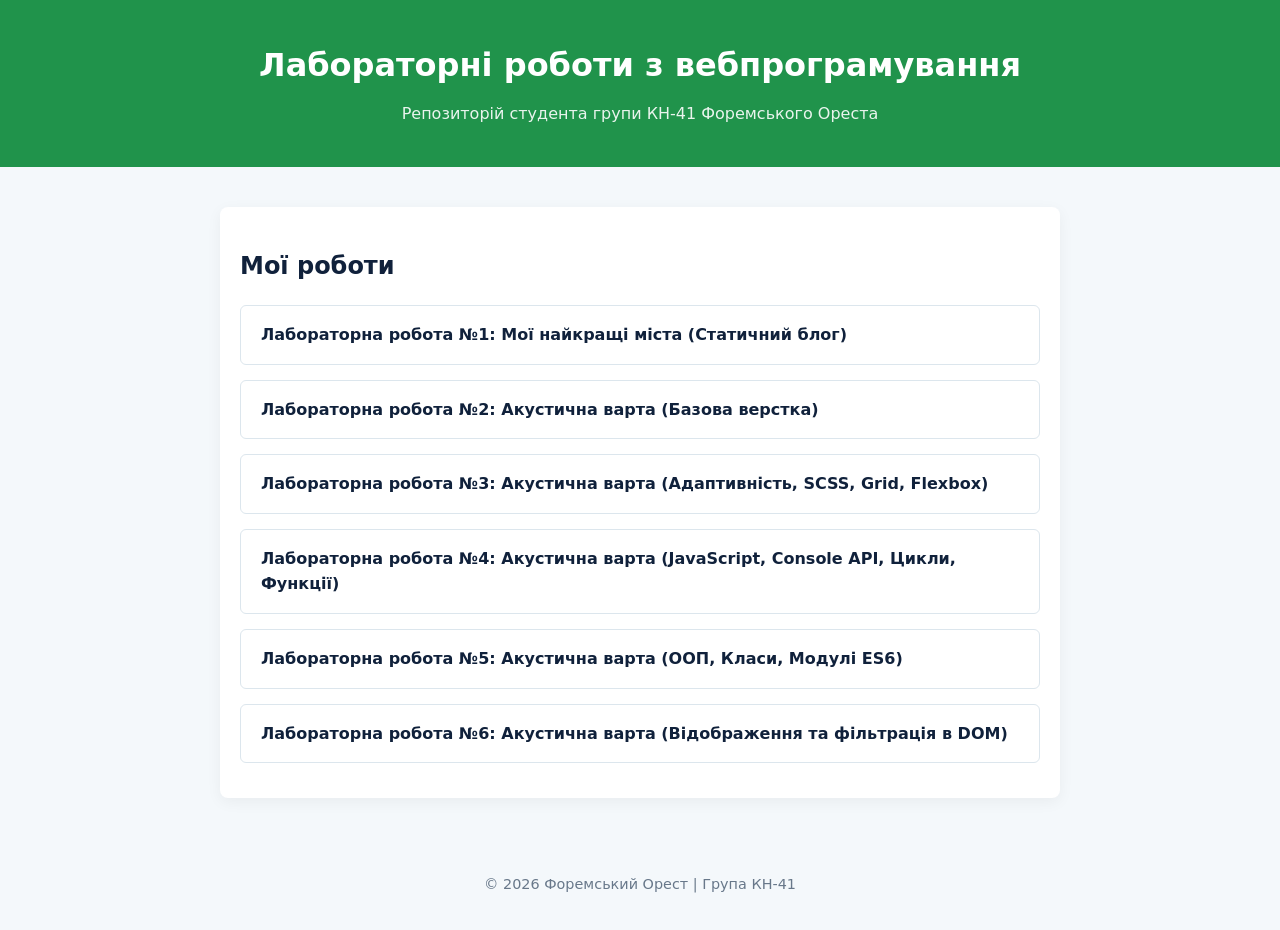
<file: index.html>
<!DOCTYPE html>
<html lang="uk">
<head>
    <meta charset="UTF-8">
    <meta name="viewport" content="width=device-width, initial-scale=1">
    <title>Вебпрограмування | Лабораторні роботи</title>
    <style>
        body {
            font-family: system-ui, -apple-system, sans-serif;
            line-height: 1.6;
            margin: 0;
            padding: 0;
            background-color: #f4f8fb;
            color: #10213b;
        }
        header {
            background-color: #20934b;
            color: white;
            padding: 40px 20px;
            text-align: center;
        }
        header h1 {
            margin: 0 0 10px;
        }
        header p {
            margin: 0;
            opacity: 0.9;
        }
        main {
            max-width: 800px;
            margin: 40px auto;
            padding: 20px;
            background: white;
            border-radius: 8px;
            box-shadow: 0 4px 15px rgba(0,0,0,0.05);
        }
        ul {
            list-style: none;
            padding: 0;
            margin: 0;
        }
        li {
            margin-bottom: 15px;
        }
        a {
            display: block;
            padding: 16px 20px;
            background-color: #ffffff;
            border: 1px solid #dce6ed;
            border-radius: 6px;
            color: #10213b;
            text-decoration: none;
            font-weight: bold;
            transition: all 0.2s ease;
        }
        a:hover {
            background-color: #f2faf4;
            border-color: #20934b;
            color: #20934b;
            transform: translateX(5px);
        }
        footer {
            text-align: center;
            padding: 20px;
            color: #68788a;
            font-size: 0.9em;
        }
    </style>
</head>
<body>
    <header>
        <h1>Лабораторні роботи з вебпрограмування</h1>
        <p>Репозиторій студента групи КН-41 Форемського Ореста</p>
    </header>

    <main>
        <h2>Мої роботи</h2>
        <ul>
            <li>
                <a href="lab_1/my-best-cities/index.html">Лабораторна робота №1: Мої найкращі міста (Статичний блог)</a>
            </li>
            <li>
                <a href="lab_2/index.html">Лабораторна робота №2: Акустична варта (Базова верстка)</a>
            </li>
            <li>
                <a href="lab_3/index.html">Лабораторна робота №3: Акустична варта (Адаптивність, SCSS, Grid, Flexbox)</a>
            </li>
            <li>
                <a href="lab_4/index.html">Лабораторна робота №4: Акустична варта (JavaScript, Console API, Цикли, Функції)</a>
            </li>
            <li>
                <a href="lab_5/index.html">Лабораторна робота №5: Акустична варта (ООП, Класи, Модулі ES6)</a>
            </li>
            <li>
                <a href="lab_6/index.html">Лабораторна робота №6: Акустична варта (Відображення та фільтрація в DOM)</a>
            </li>
        </ul>
    </main>

    <footer>
        <p>© 2026 Форемський Орест | Група КН-41</p>
    </footer>
</body>
</html>
</file>
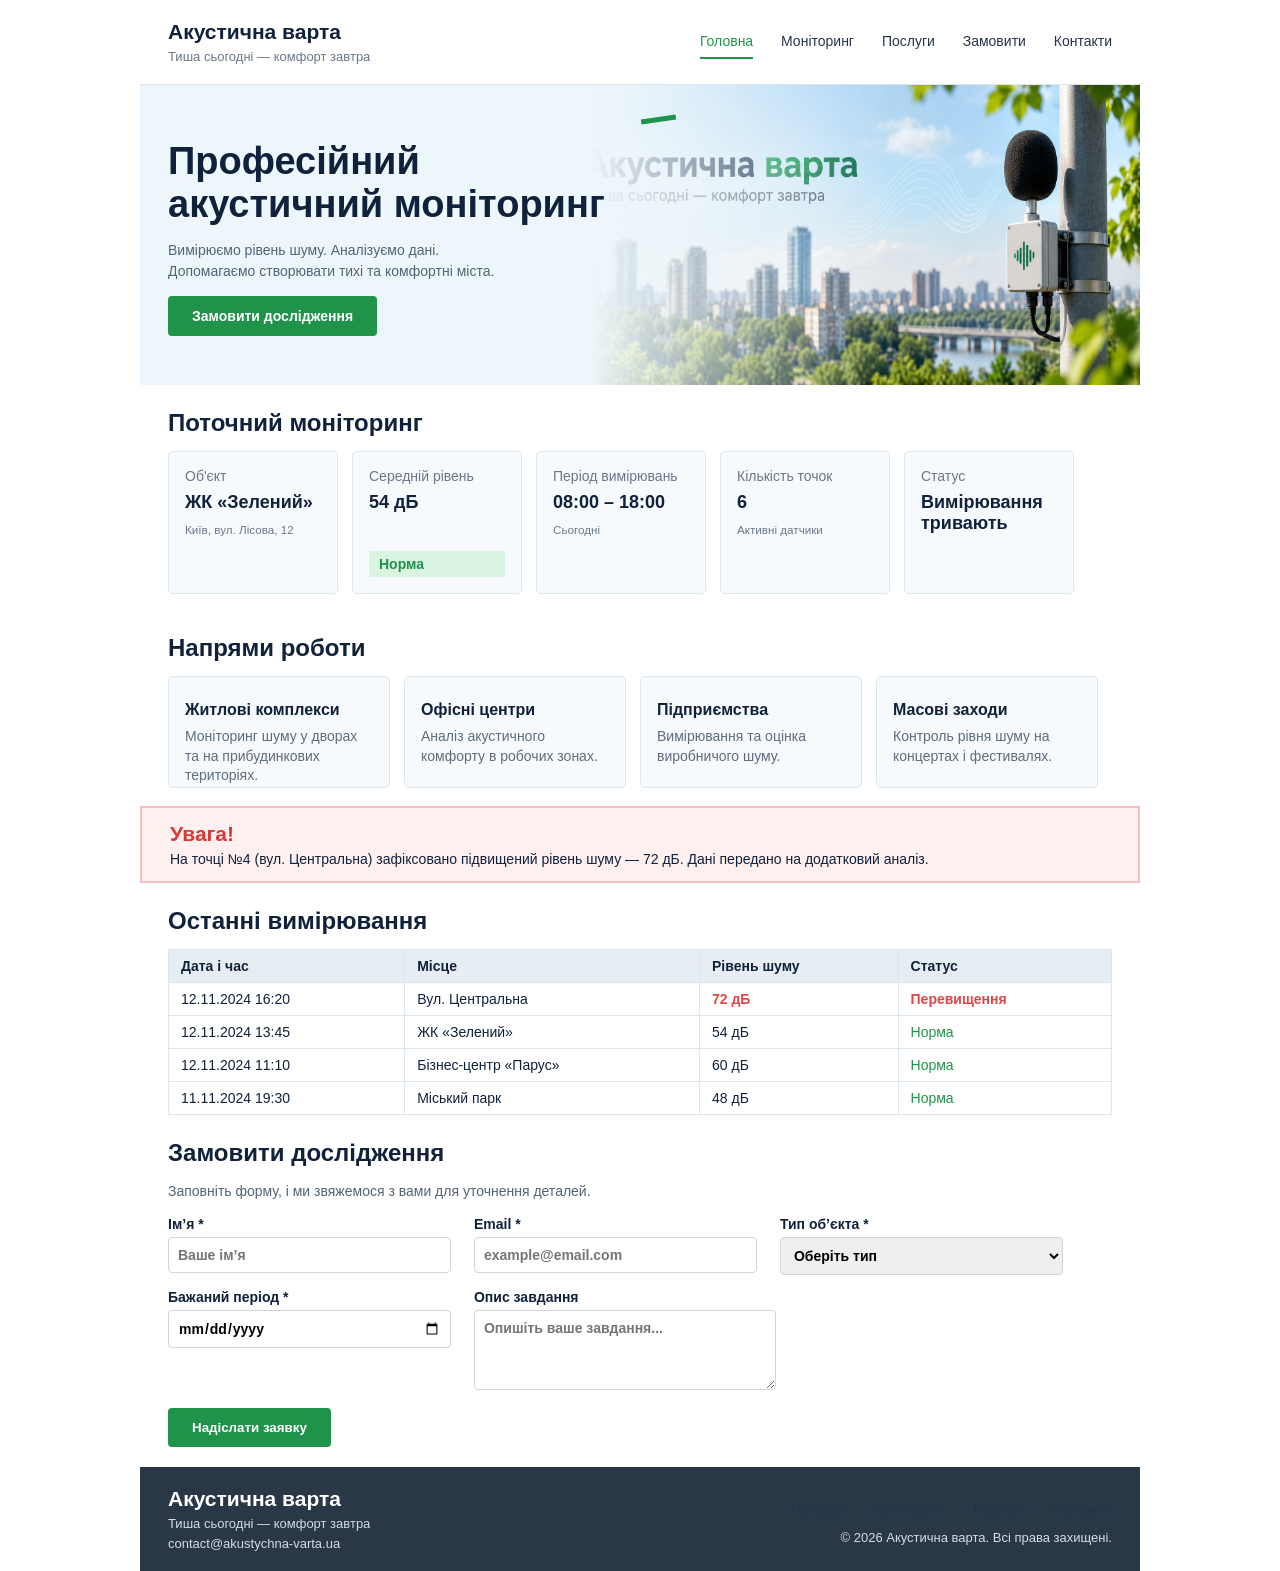
<file: lab_2/index.html>
<!DOCTYPE html>
<html lang="uk">
<head>
    <meta charset="UTF-8">
    <meta name="viewport" content="width=device-width, initial-scale=1.0">
    <title>Акустична варта</title>
    <link rel="stylesheet" href="css/styles.css">
</head>
<body>
    <header class="site-header">
        <div class="header-inner">
            <a class="brand" href="#home">
                <strong>Акустична варта</strong>
                <span>Тиша сьогодні — комфорт завтра</span>
            </a>
            <nav aria-label="Головна навігація">
                <a class="active" href="#home">Головна</a>
                <a href="#monitoring">Моніторинг</a>
                <a href="#services">Послуги</a>
                <a href="#order">Замовити</a>
                <a href="#contacts">Контакти</a>
            </nav>
        </div>
    </header>

    <main id="home">
        <section class="hero">
            <div class="hero-content">
                <span class="sensor-mark" aria-hidden="true"></span>
                <h1>Професійний<br>акустичний моніторинг</h1>
                <p>
                    Вимірюємо рівень шуму. Аналізуємо дані.<br>
                    Допомагаємо створювати тихі та комфортні міста.
                </p>
                <a class="button" href="#order">Замовити дослідження</a>
            </div>
        </section>

        <section class="content-section" id="monitoring">
            <h2>Поточний моніторинг</h2>
            <div class="cards-grid">
                <article class="card stat-card">
                    <span>Об'єкт</span>
                    <strong>ЖК «Зелений»</strong>
                    <small>Київ, вул. Лісова, 12</small>
                </article>
                <article class="card stat-card">
                    <span>Середній рівень</span>
                    <strong>54 дБ</strong>
                    <em class="status-badge">Норма</em>
                </article>
                <article class="card stat-card">
                    <span>Період вимірювань</span>
                    <strong>08:00 – 18:00</strong>
                    <small>Сьогодні</small>
                </article>
                <article class="card stat-card">
                    <span>Кількість точок</span>
                    <strong>6</strong>
                    <small>Активні датчики</small>
                </article>
                <article class="card stat-card">
                    <span>Статус</span>
                    <strong>Вимірювання<br>тривають</strong>
                </article>
            </div>
        </section>

        <section class="content-section" id="services">
            <h2>Напрями роботи</h2>
            <div class="cards-grid">
                <article class="card service-card">
                    <strong>Житлові комплекси</strong>
                    <p>Моніторинг шуму у дворах та на прибудинкових територіях.</p>
                </article>
                <article class="card service-card">
                    <strong>Офісні центри</strong>
                    <p>Аналіз акустичного комфорту в робочих зонах.</p>
                </article>
                <article class="card service-card">
                    <strong>Підприємства</strong>
                    <p>Вимірювання та оцінка виробничого шуму.</p>
                </article>
                <article class="card service-card">
                    <strong>Масові заходи</strong>
                    <p>Контроль рівня шуму на концертах і фестивалях.</p>
                </article>
            </div>
        </section>

        <aside class="warning">
            <strong>Увага!</strong>
            <p>
                На точці №4 (вул. Центральна) зафіксовано підвищений рівень шуму — 72 дБ.
                Дані передано на додатковий аналіз.
            </p>
        </aside>

        <section class="content-section measurements">
            <h2>Останні вимірювання</h2>
            <div class="table-wrap">
                <table>
                    <thead>
                        <tr>
                            <th>Дата і час</th>
                            <th>Місце</th>
                            <th>Рівень шуму</th>
                            <th>Статус</th>
                        </tr>
                    </thead>
                    <tbody>
                        <tr>
                            <td>12.11.2024 16:20</td>
                            <td>Вул. Центральна</td>
                            <td class="danger">72 дБ</td>
                            <td class="danger">Перевищення</td>
                        </tr>
                        <tr>
                            <td>12.11.2024 13:45</td>
                            <td>ЖК «Зелений»</td>
                            <td>54 дБ</td>
                            <td class="ok">Норма</td>
                        </tr>
                        <tr>
                            <td>12.11.2024 11:10</td>
                            <td>Бізнес-центр «Парус»</td>
                            <td>60 дБ</td>
                            <td class="ok">Норма</td>
                        </tr>
                        <tr>
                            <td>11.11.2024 19:30</td>
                            <td>Міський парк</td>
                            <td>48 дБ</td>
                            <td class="ok">Норма</td>
                        </tr>
                    </tbody>
                </table>
            </div>
        </section>

        <section class="content-section order-section" id="order">
            <h2>Замовити дослідження</h2>
            <p>Заповніть форму, і ми звяжемося з вами для уточнення деталей.</p>
            <form>
                <label>
                    Ім’я *
                    <input type="text" name="name" placeholder="Ваше ім’я" required>
                </label>
                <label>
                    Email *
                    <input type="email" name="email" placeholder="example@email.com" required>
                </label>
                <label>
                    Тип об’єкта *
                    <select name="object-type" required>
                        <option value="">Оберіть тип</option>
                        <option>Житловий комплекс</option>
                        <option>Офісний центр</option>
                    </select>
                </label>
                <label>
                    Бажаний період *
                    <input type="date" name="period" placeholder="дд.мм.рррр — дд.мм.рррр" required>
                </label>
                <label class="description">
                    Опис завдання
                    <textarea name="description" placeholder="Опишіть ваше завдання..."></textarea>
                </label>
                <button class="button" type="submit">Надіслати заявку</button>
            </form>
        </section>
    </main>

    <footer id="contacts">
        <div>
            <strong>Акустична варта</strong>
            <span>Тиша сьогодні — комфорт завтра</span>
            <span>contact@akustychna-varta.ua</span>
        </div>
        <div class="footer-right">
            <nav aria-label="Навігація у футері">
                <a href="#home">Головна</a>
                <a href="#monitoring">Моніторинг</a>
                <a href="#services">Послуги</a>
                <a href="#contacts">Контакти</a>
            </nav>
            <small>© 2026 Акустична варта. Всі права захищені.</small>
        </div>
    </footer>
</body>
</html>
</file>
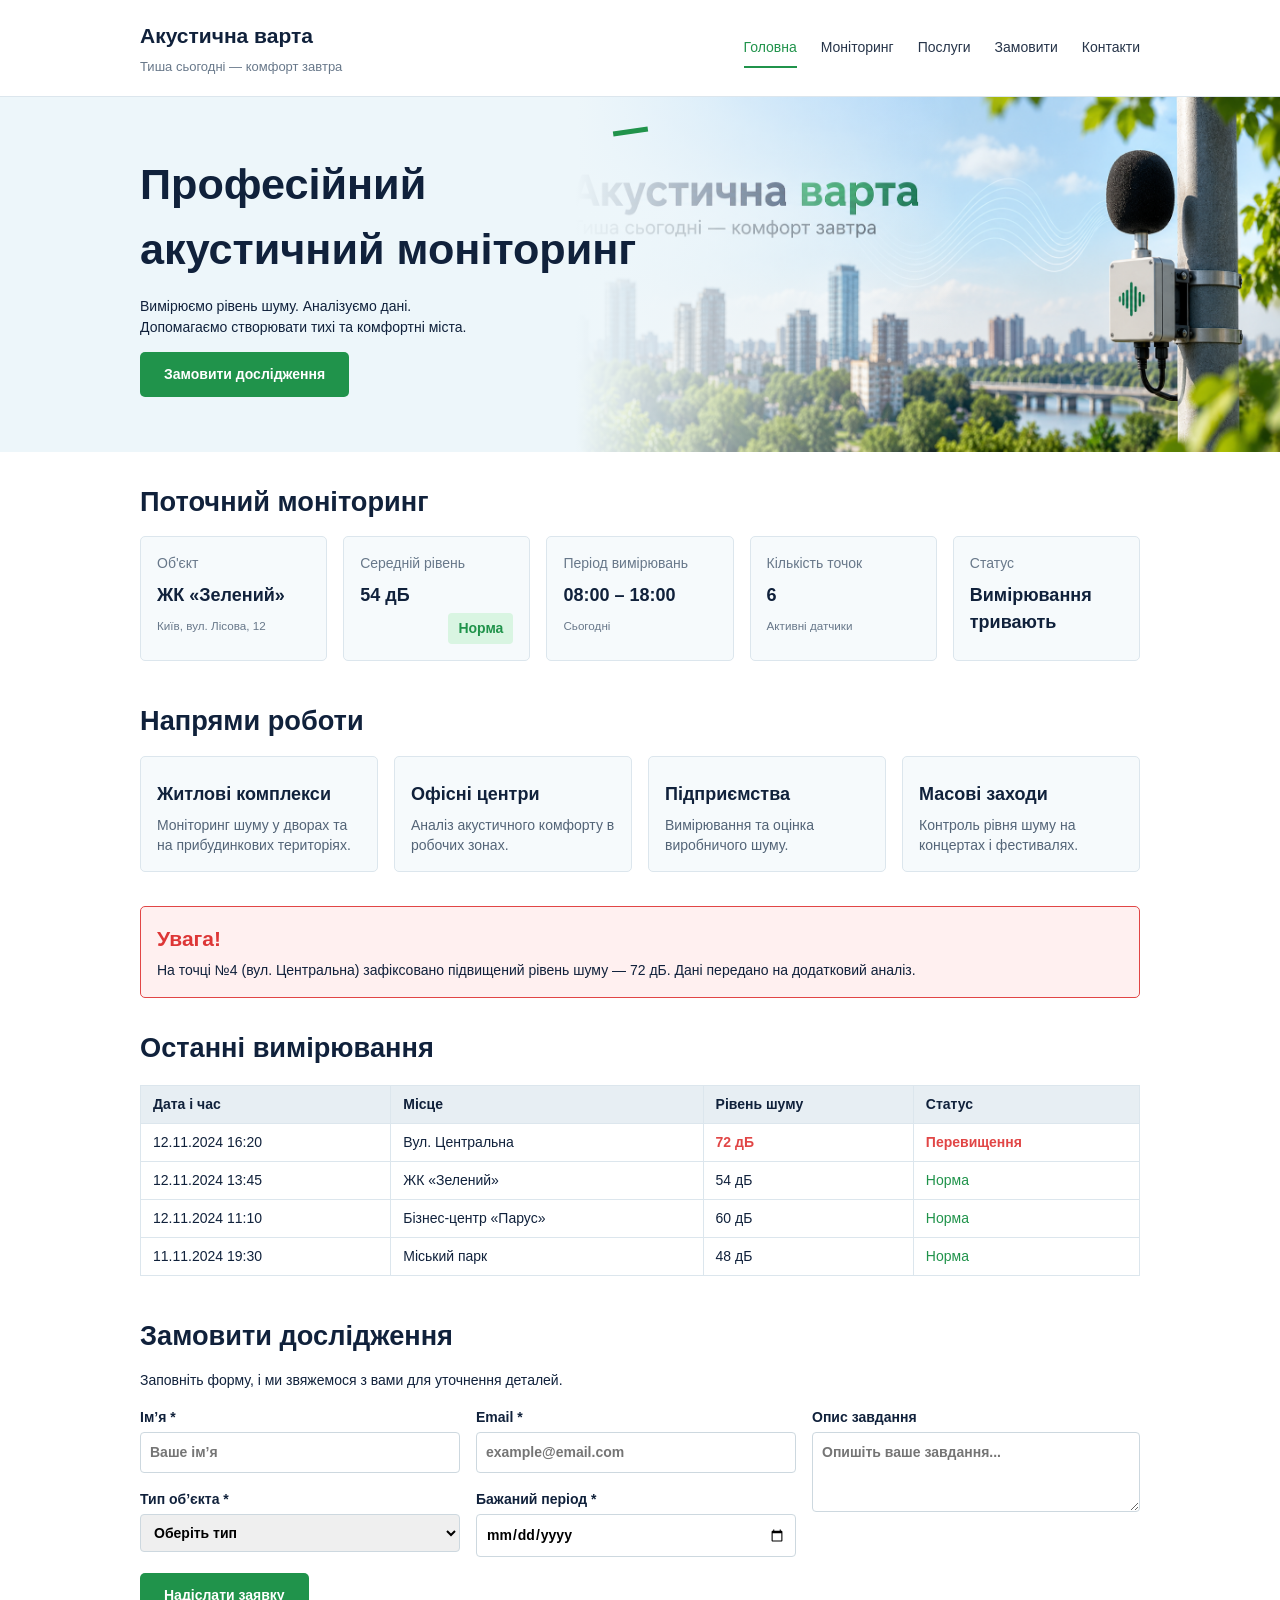
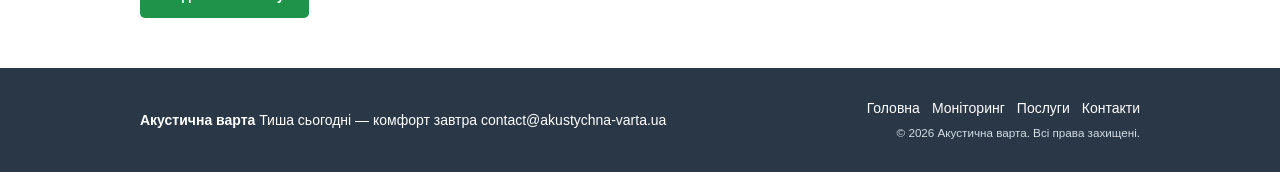
<file: lab_3/index.html>
<!DOCTYPE html>
<html lang="uk">
<head>
    <meta charset="UTF-8">
    <meta name="viewport" content="width=device-width, initial-scale=1.0">
    <title>Акустична варта</title>
    <link rel="stylesheet" href="css/main.css">
</head>
<body>
    <header class="site-header">
        <div class="header__inner">
            <a class="brand" href="#home">
                <strong>Акустична варта</strong>
                <span>Тиша сьогодні — комфорт завтра</span>
            </a>
            <nav class="nav" aria-label="Головна навігація">
                <a class="active" href="#home">Головна</a>
                <a href="#monitoring">Моніторинг</a>
                <a href="#services">Послуги</a>
                <a href="#order">Замовити</a>
                <a href="#contacts">Контакти</a>
            </nav>
        </div>
    </header>

    <main id="home">
        <section class="hero">
            <div class="hero-content">
                <div class="hero-text">
                    <span class="sensor-mark" aria-hidden="true"></span>
                    <h1>Професійний<br>акустичний моніторинг</h1>
                    <p>
                        Вимірюємо рівень шуму. Аналізуємо дані.<br>
                        Допомагаємо створювати тихі та комфортні міста.
                    </p>
                    <a class="button" href="#order">Замовити дослідження</a>
                </div>
            </div>
        </section>

        <section class="content-section" id="monitoring">
            <h2>Поточний моніторинг</h2>
            <div class="monitoring-grid">
                <article class="card stat-card">
                    <span>Об'єкт</span>
                    <strong>ЖК «Зелений»</strong>
                    <small>Київ, вул. Лісова, 12</small>
                </article>
                <article class="card stat-card">
                    <span>Середній рівень</span>
                    <strong>54 дБ</strong>
                    <em class="status-badge">Норма</em>
                </article>
                <article class="card stat-card">
                    <span>Період вимірювань</span>
                    <strong>08:00 – 18:00</strong>
                    <small>Сьогодні</small>
                </article>
                <article class="card stat-card">
                    <span>Кількість точок</span>
                    <strong>6</strong>
                    <small>Активні датчики</small>
                </article>
                <article class="card stat-card">
                    <span>Статус</span>
                    <strong>Вимірювання<br>тривають</strong>
                </article>
            </div>
        </section>

        <section class="content-section" id="services">
            <h2>Напрями роботи</h2>
            <div class="services-grid">
                <article class="card service-card">
                    <strong>Житлові комплекси</strong>
                    <p>Моніторинг шуму у дворах та на прибудинкових територіях.</p>
                </article>
                <article class="card service-card">
                    <strong>Офісні центри</strong>
                    <p>Аналіз акустичного комфорту в робочих зонах.</p>
                </article>
                <article class="card service-card">
                    <strong>Підприємства</strong>
                    <p>Вимірювання та оцінка виробничого шуму.</p>
                </article>
                <article class="card service-card">
                    <strong>Масові заходи</strong>
                    <p>Контроль рівня шуму на концертах і фестивалях.</p>
                </article>
            </div>
        </section>

        <aside class="warning">
            <strong>Увага!</strong>
            <p>
                На точці №4 (вул. Центральна) зафіксовано підвищений рівень шуму — 72 дБ.
                Дані передано на додатковий аналіз.
            </p>
        </aside>

        <section class="content-section measurements">
            <h2>Останні вимірювання</h2>
            <div class="table-wrap">
                <table>
                    <thead>
                        <tr>
                            <th>Дата і час</th>
                            <th>Місце</th>
                            <th>Рівень шуму</th>
                            <th>Статус</th>
                        </tr>
                    </thead>
                    <tbody>
                        <tr>
                            <td>12.11.2024 16:20</td>
                            <td>Вул. Центральна</td>
                            <td class="danger">72 дБ</td>
                            <td class="danger">Перевищення</td>
                        </tr>
                        <tr>
                            <td>12.11.2024 13:45</td>
                            <td>ЖК «Зелений»</td>
                            <td>54 дБ</td>
                            <td class="ok">Норма</td>
                        </tr>
                        <tr>
                            <td>12.11.2024 11:10</td>
                            <td>Бізнес-центр «Парус»</td>
                            <td>60 дБ</td>
                            <td class="ok">Норма</td>
                        </tr>
                        <tr>
                            <td>11.11.2024 19:30</td>
                            <td>Міський парк</td>
                            <td>48 дБ</td>
                            <td class="ok">Норма</td>
                        </tr>
                    </tbody>
                </table>
            </div>
        </section>

        <section class="content-section order-section" id="order">
            <h2>Замовити дослідження</h2>
            <p>Заповніть форму, і ми звяжемося з вами для уточнення деталей.</p>
            <form class="form">
                <div class="form__fields">
                    <label>
                        Ім’я *
                        <input type="text" name="name" placeholder="Ваше ім’я" required>
                    </label>
                    <label>
                        Email *
                        <input type="email" name="email" placeholder="example@email.com" required>
                    </label>
                    <label>
                        Тип об’єкта *
                        <select name="object-type" required>
                            <option value="">Оберіть тип</option>
                            <option>Житловий комплекс</option>
                            <option>Офісний центр</option>
                        </select>
                    </label>
                    <label>
                        Бажаний період *
                        <input type="date" name="period" required>
                    </label>
                </div>
                <label class="form__description">
                    Опис завдання
                    <textarea name="description" placeholder="Опишіть ваше завдання..."></textarea>
                </label>
                <button class="button submit-btn" type="submit">Надіслати заявку</button>
            </form>
        </section>
    </main>

    <footer id="contacts">
        <div class="footer__inner">
            <div>
                <strong>Акустична варта</strong>
                <span>Тиша сьогодні — комфорт завтра</span>
                <span>contact@akustychna-varta.ua</span>
            </div>
            <div class="footer-right">
                <nav class="footer__nav" aria-label="Навігація у футері">
                    <a href="#home">Головна</a>
                    <a href="#monitoring">Моніторинг</a>
                    <a href="#services">Послуги</a>
                    <a href="#contacts">Контакти</a>
                </nav>
                <small>© 2026 Акустична варта. Всі права захищені.</small>
            </div>
        </div>
    </footer>
</body>
</html>
</file>
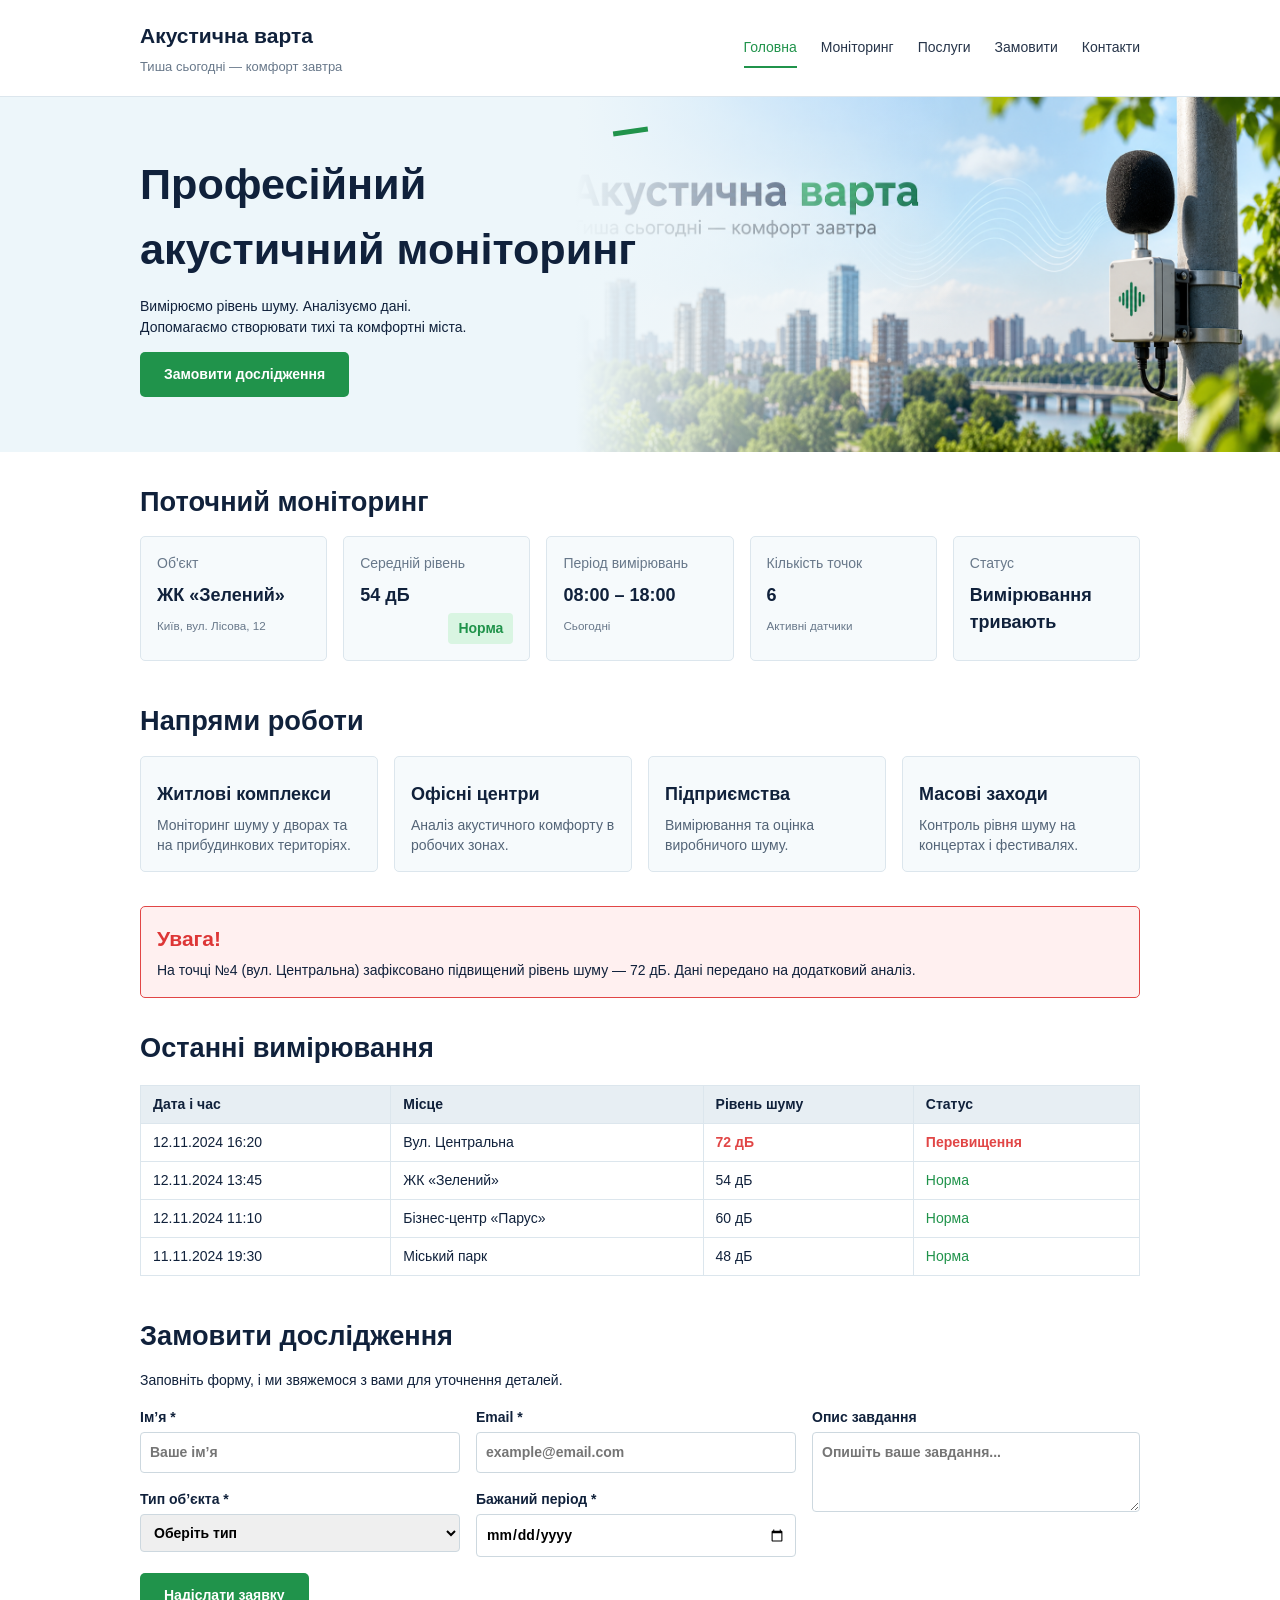
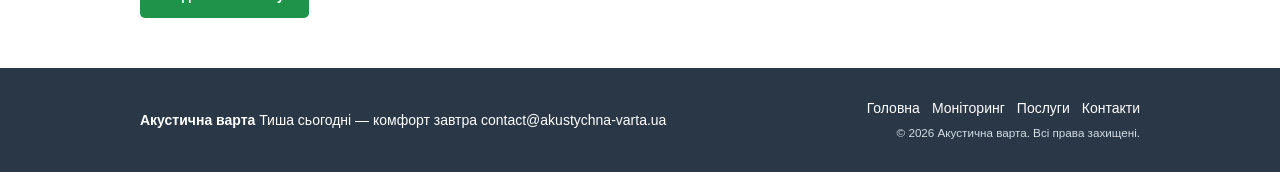
<file: lab_4/index.html>
<!DOCTYPE html>
<html lang="uk">
<head>
    <meta charset="UTF-8">
    <meta name="viewport" content="width=device-width, initial-scale=1.0">
    <title>Акустична варта</title>
    <link rel="stylesheet" href="css/main.css">
    <script src="./js/monitoring.js" defer></script>
</head>
<body>
    <header class="site-header">
        <div class="header__inner">
            <a class="brand" href="#home">
                <strong>Акустична варта</strong>
                <span>Тиша сьогодні — комфорт завтра</span>
            </a>
            <nav class="nav" aria-label="Головна навігація">
                <a class="active" href="#home">Головна</a>
                <a href="#monitoring">Моніторинг</a>
                <a href="#services">Послуги</a>
                <a href="#order">Замовити</a>
                <a href="#contacts">Контакти</a>
            </nav>
        </div>
    </header>

    <main id="home">
        <section class="hero">
            <div class="hero-content">
                <div class="hero-text">
                    <span class="sensor-mark" aria-hidden="true"></span>
                    <h1>Професійний<br>акустичний моніторинг</h1>
                    <p>
                        Вимірюємо рівень шуму. Аналізуємо дані.<br>
                        Допомагаємо створювати тихі та комфортні міста.
                    </p>
                    <a class="button" href="#order">Замовити дослідження</a>
                </div>
            </div>
        </section>

        <section class="content-section" id="monitoring">
            <h2>Поточний моніторинг</h2>
            <div class="monitoring-grid">
                <article class="card stat-card">
                    <span>Об'єкт</span>
                    <strong>ЖК «Зелений»</strong>
                    <small>Київ, вул. Лісова, 12</small>
                </article>
                <article class="card stat-card">
                    <span>Середній рівень</span>
                    <strong>54 дБ</strong>
                    <em class="status-badge">Норма</em>
                </article>
                <article class="card stat-card">
                    <span>Період вимірювань</span>
                    <strong>08:00 – 18:00</strong>
                    <small>Сьогодні</small>
                </article>
                <article class="card stat-card">
                    <span>Кількість точок</span>
                    <strong>6</strong>
                    <small>Активні датчики</small>
                </article>
                <article class="card stat-card">
                    <span>Статус</span>
                    <strong>Вимірювання<br>тривають</strong>
                </article>
            </div>
        </section>

        <section class="content-section" id="services">
            <h2>Напрями роботи</h2>
            <div class="services-grid">
                <article class="card service-card">
                    <strong>Житлові комплекси</strong>
                    <p>Моніторинг шуму у дворах та на прибудинкових територіях.</p>
                </article>
                <article class="card service-card">
                    <strong>Офісні центри</strong>
                    <p>Аналіз акустичного комфорту в робочих зонах.</p>
                </article>
                <article class="card service-card">
                    <strong>Підприємства</strong>
                    <p>Вимірювання та оцінка виробничого шуму.</p>
                </article>
                <article class="card service-card">
                    <strong>Масові заходи</strong>
                    <p>Контроль рівня шуму на концертах і фестивалях.</p>
                </article>
            </div>
        </section>

        <aside class="warning">
            <strong>Увага!</strong>
            <p>
                На точці №4 (вул. Центральна) зафіксовано підвищений рівень шуму — 72 дБ.
                Дані передано на додатковий аналіз.
            </p>
        </aside>

        <section class="content-section measurements">
            <h2>Останні вимірювання</h2>
            <div class="table-wrap">
                <table>
                    <thead>
                        <tr>
                            <th>Дата і час</th>
                            <th>Місце</th>
                            <th>Рівень шуму</th>
                            <th>Статус</th>
                        </tr>
                    </thead>
                    <tbody>
                        <tr>
                            <td>12.11.2024 16:20</td>
                            <td>Вул. Центральна</td>
                            <td class="danger">72 дБ</td>
                            <td class="danger">Перевищення</td>
                        </tr>
                        <tr>
                            <td>12.11.2024 13:45</td>
                            <td>ЖК «Зелений»</td>
                            <td>54 дБ</td>
                            <td class="ok">Норма</td>
                        </tr>
                        <tr>
                            <td>12.11.2024 11:10</td>
                            <td>Бізнес-центр «Парус»</td>
                            <td>60 дБ</td>
                            <td class="ok">Норма</td>
                        </tr>
                        <tr>
                            <td>11.11.2024 19:30</td>
                            <td>Міський парк</td>
                            <td>48 дБ</td>
                            <td class="ok">Норма</td>
                        </tr>
                    </tbody>
                </table>
            </div>
        </section>

        <section class="content-section order-section" id="order">
            <h2>Замовити дослідження</h2>
            <p>Заповніть форму, і ми звяжемося з вами для уточнення деталей.</p>
            <form class="form">
                <div class="form__fields">
                    <label>
                        Ім’я *
                        <input type="text" name="name" placeholder="Ваше ім’я" required>
                    </label>
                    <label>
                        Email *
                        <input type="email" name="email" placeholder="example@email.com" required>
                    </label>
                    <label>
                        Тип об’єкта *
                        <select name="object-type" required>
                            <option value="">Оберіть тип</option>
                            <option>Житловий комплекс</option>
                            <option>Офісний центр</option>
                        </select>
                    </label>
                    <label>
                        Бажаний період *
                        <input type="date" name="period" required>
                    </label>
                </div>
                <label class="form__description">
                    Опис завдання
                    <textarea name="description" placeholder="Опишіть ваше завдання..."></textarea>
                </label>
                <button class="button submit-btn" type="submit">Надіслати заявку</button>
            </form>
        </section>
    </main>

    <footer id="contacts">
        <div class="footer__inner">
            <div>
                <strong>Акустична варта</strong>
                <span>Тиша сьогодні — комфорт завтра</span>
                <span>contact@akustychna-varta.ua</span>
            </div>
            <div class="footer-right">
                <nav class="footer__nav" aria-label="Навігація у футері">
                    <a href="#home">Головна</a>
                    <a href="#monitoring">Моніторинг</a>
                    <a href="#services">Послуги</a>
                    <a href="#contacts">Контакти</a>
                </nav>
                <small>© 2026 Акустична варта. Всі права захищені.</small>
            </div>
        </div>
    </footer>
</body>
</html>
</file>
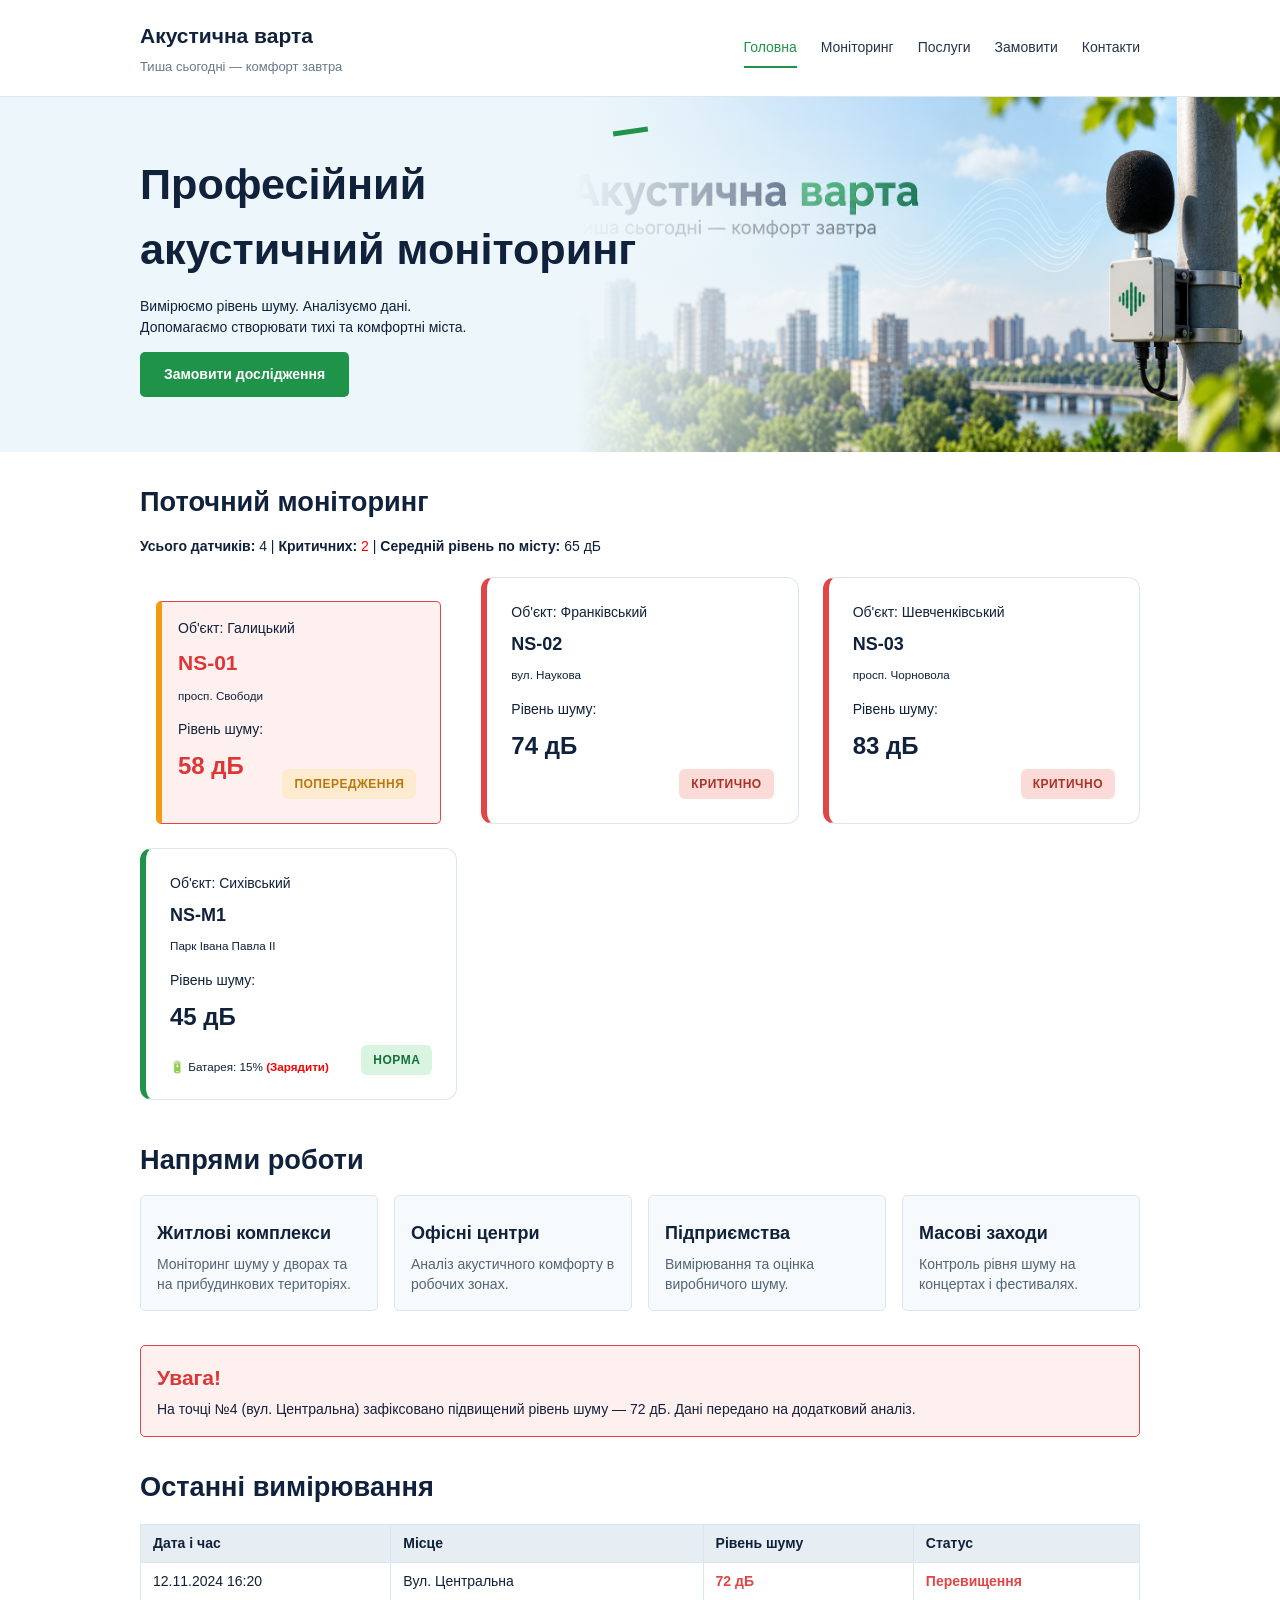
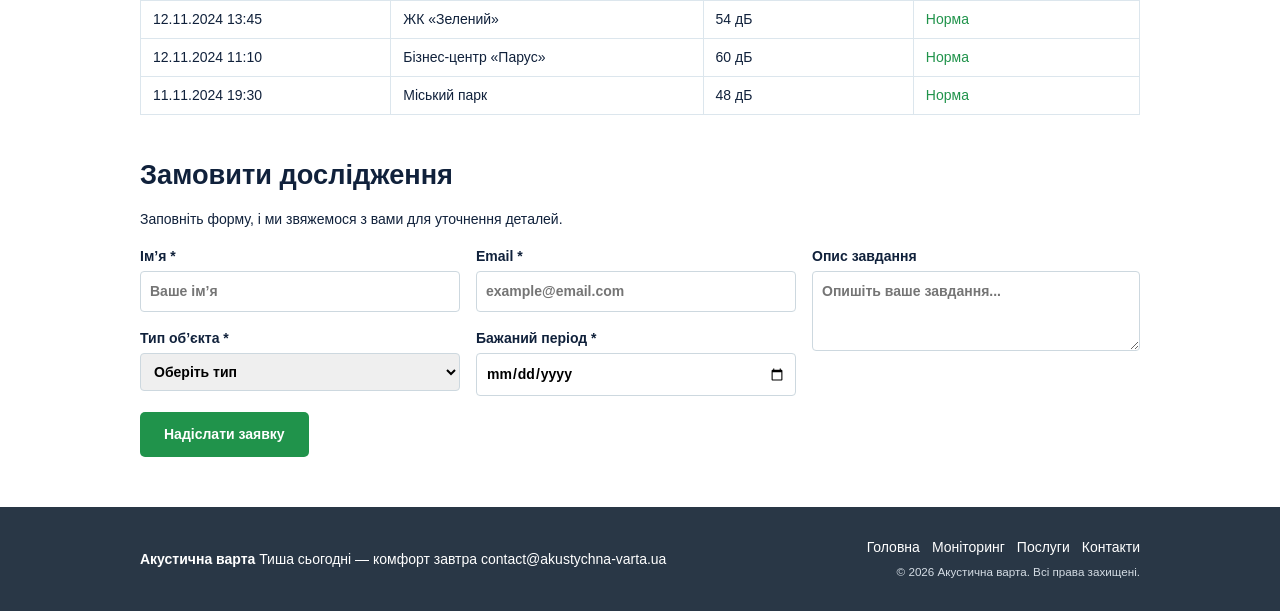
<file: lab_5/index.html>
<!DOCTYPE html>
<html lang="uk">
<head>
    <meta charset="UTF-8">
    <meta name="viewport" content="width=device-width, initial-scale=1.0">
    <title>Акустична варта</title>
    <link rel="stylesheet" href="css/main.css">
    <script type="module" src="./js/app.js"></script>
</head>
<body>
    <header class="site-header">
        <div class="header__inner">
            <a class="brand" href="#home">
                <strong>Акустична варта</strong>
                <span>Тиша сьогодні — комфорт завтра</span>
            </a>
            <nav class="nav" aria-label="Головна навігація">
                <a class="active" href="#home">Головна</a>
                <a href="#monitoring">Моніторинг</a>
                <a href="#services">Послуги</a>
                <a href="#order">Замовити</a>
                <a href="#contacts">Контакти</a>
            </nav>
        </div>
    </header>

    <main id="home">
        <section class="hero">
            <div class="hero-content">
                <div class="hero-text">
                    <span class="sensor-mark" aria-hidden="true"></span>
                    <h1>Професійний<br>акустичний моніторинг</h1>
                    <p>
                        Вимірюємо рівень шуму. Аналізуємо дані.<br>
                        Допомагаємо створювати тихі та комфортні міста.
                    </p>
                    <a class="button" href="#order">Замовити дослідження</a>
                </div>
            </div>
        </section>

        <section class="content-section" id="monitoring">
            <h2>Поточний моніторинг</h2>
            
            <!-- Контейнер для загальної статистики системи -->
            <div id="system-stats" class="stats-panel"></div>

            <!-- Контейнер для карток сенсорів (очищений від хардкоду) -->
            <div class="monitoring-grid" id="sensors-container">
                <!-- Сюди JavaScript (app.js) буде динамічно додавати картки датчиків -->
            </div>
        </section>

        <section class="content-section" id="services">
            <h2>Напрями роботи</h2>
            <div class="services-grid">
                <article class="card service-card">
                    <strong>Житлові комплекси</strong>
                    <p>Моніторинг шуму у дворах та на прибудинкових територіях.</p>
                </article>
                <article class="card service-card">
                    <strong>Офісні центри</strong>
                    <p>Аналіз акустичного комфорту в робочих зонах.</p>
                </article>
                <article class="card service-card">
                    <strong>Підприємства</strong>
                    <p>Вимірювання та оцінка виробничого шуму.</p>
                </article>
                <article class="card service-card">
                    <strong>Масові заходи</strong>
                    <p>Контроль рівня шуму на концертах і фестивалях.</p>
                </article>
            </div>
        </section>

        <aside class="warning">
            <strong>Увага!</strong>
            <p>
                На точці №4 (вул. Центральна) зафіксовано підвищений рівень шуму — 72 дБ.
                Дані передано на додатковий аналіз.
            </p>
        </aside>

        <section class="content-section measurements">
            <h2>Останні вимірювання</h2>
            <div class="table-wrap">
                <table>
                    <thead>
                        <tr>
                            <th>Дата і час</th>
                            <th>Місце</th>
                            <th>Рівень шуму</th>
                            <th>Статус</th>
                        </tr>
                    </thead>
                    <tbody>
                        <tr>
                            <td>12.11.2024 16:20</td>
                            <td>Вул. Центральна</td>
                            <td class="danger">72 дБ</td>
                            <td class="danger">Перевищення</td>
                        </tr>
                        <tr>
                            <td>12.11.2024 13:45</td>
                            <td>ЖК «Зелений»</td>
                            <td>54 дБ</td>
                            <td class="ok">Норма</td>
                        </tr>
                        <tr>
                            <td>12.11.2024 11:10</td>
                            <td>Бізнес-центр «Парус»</td>
                            <td>60 дБ</td>
                            <td class="ok">Норма</td>
                        </tr>
                        <tr>
                            <td>11.11.2024 19:30</td>
                            <td>Міський парк</td>
                            <td>48 дБ</td>
                            <td class="ok">Норма</td>
                        </tr>
                    </tbody>
                </table>
            </div>
        </section>

        <section class="content-section order-section" id="order">
            <h2>Замовити дослідження</h2>
            <p>Заповніть форму, і ми звяжемося з вами для уточнення деталей.</p>
            <form class="form">
                <div class="form__fields">
                    <label>
                        Ім’я *
                        <input type="text" name="name" placeholder="Ваше ім’я" required>
                    </label>
                    <label>
                        Email *
                        <input type="email" name="email" placeholder="example@email.com" required>
                    </label>
                    <label>
                        Тип об’єкта *
                        <select name="object-type" required>
                            <option value="">Оберіть тип</option>
                            <option>Житловий комплекс</option>
                            <option>Офісний центр</option>
                        </select>
                    </label>
                    <label>
                        Бажаний період *
                        <input type="date" name="period" required>
                    </label>
                </div>
                <label class="form__description">
                    Опис завдання
                    <textarea name="description" placeholder="Опишіть ваше завдання..."></textarea>
                </label>
                <button class="button submit-btn" type="submit">Надіслати заявку</button>
            </form>
        </section>
    </main>

    <footer id="contacts">
        <div class="footer__inner">
            <div>
                <strong>Акустична варта</strong>
                <span>Тиша сьогодні — комфорт завтра</span>
                <span>contact@akustychna-varta.ua</span>
            </div>
            <div class="footer-right">
                <nav class="footer__nav" aria-label="Навігація у футері">
                    <a href="#home">Головна</a>
                    <a href="#monitoring">Моніторинг</a>
                    <a href="#services">Послуги</a>
                    <a href="#contacts">Контакти</a>
                </nav>
                <small>© 2026 Акустична варта. Всі права захищені.</small>
            </div>
        </div>
    </footer>
</body>
</html>
</file>
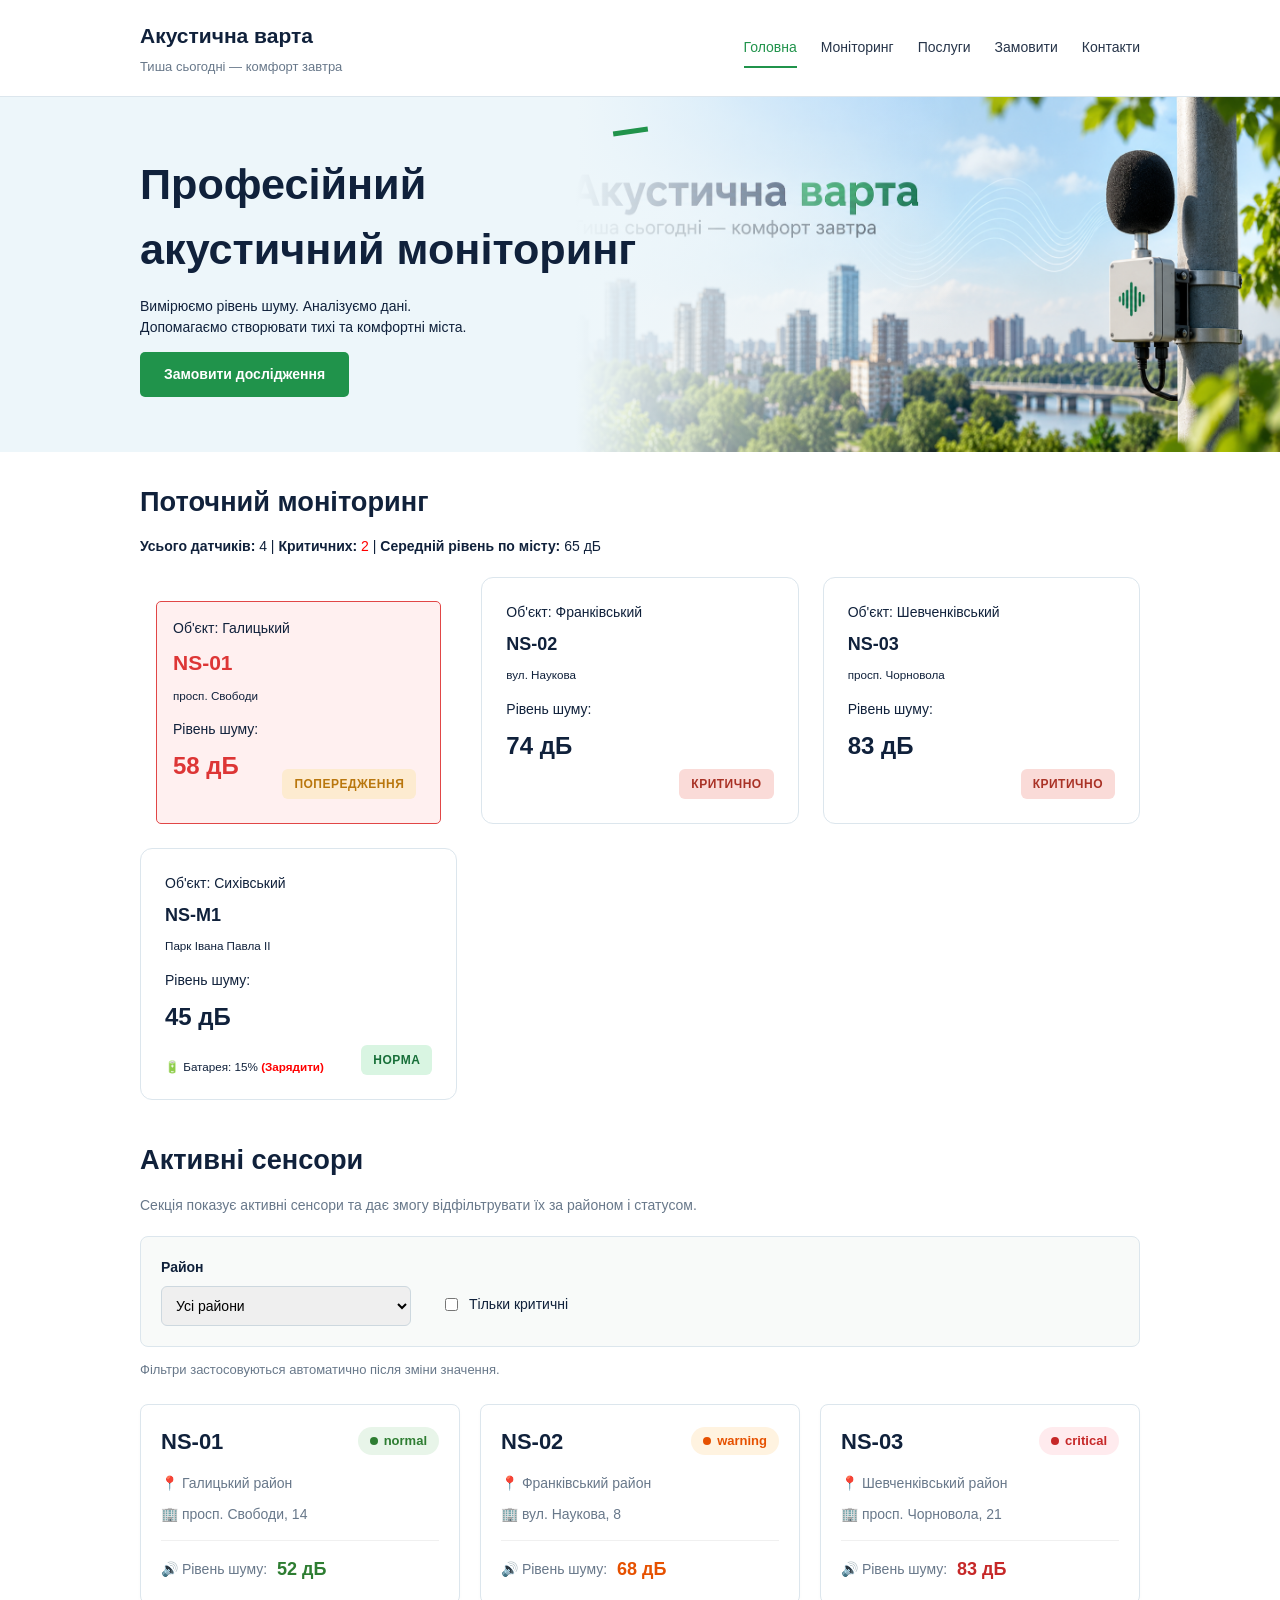
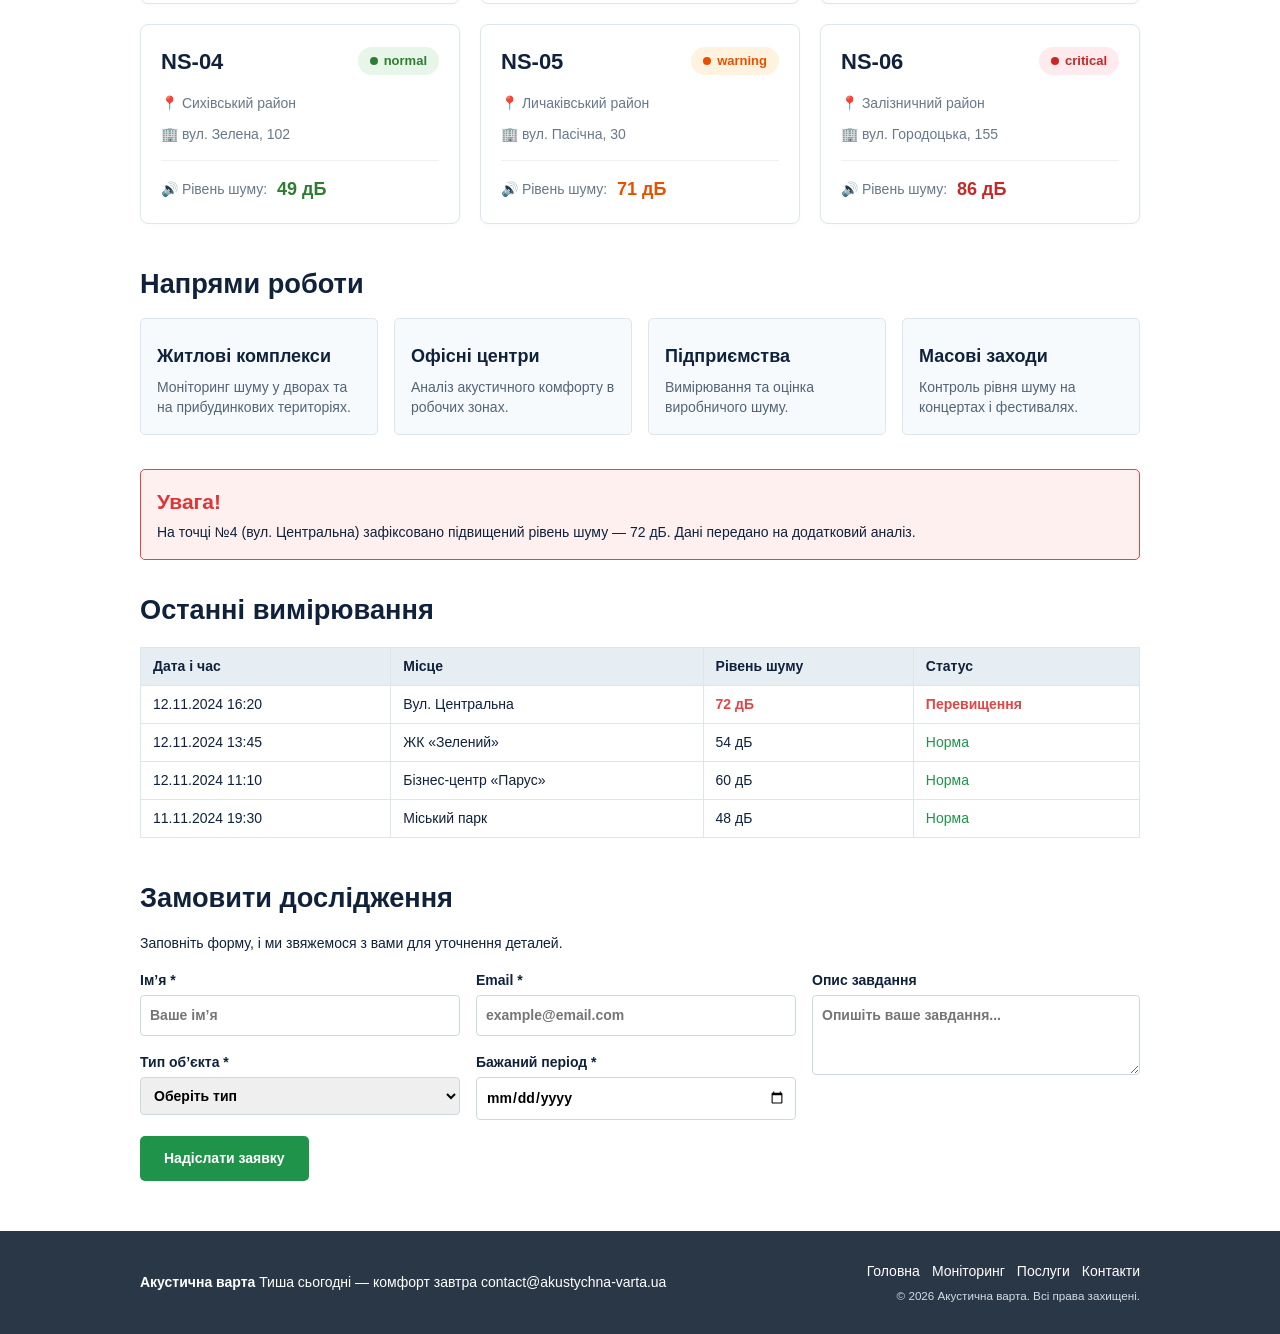
<file: lab_6/index.html>
<!DOCTYPE html>
<html lang="uk">
<head>
    <meta charset="UTF-8">
    <meta name="viewport" content="width=device-width, initial-scale=1.0">
    <title>Акустична варта</title>
    <link rel="stylesheet" href="css/main.css">
    <script type="module" src="./js/app.js"></script>
    <script src="./js/filters.js" defer></script>
</head>
<body>
    <header class="site-header">
        <div class="header__inner">
            <a class="brand" href="#home">
                <strong>Акустична варта</strong>
                <span>Тиша сьогодні — комфорт завтра</span>
            </a>
            <nav class="nav" aria-label="Головна навігація">
                <a class="active" href="#home">Головна</a>
                <a href="#monitoring">Моніторинг</a>
                <a href="#services">Послуги</a>
                <a href="#order">Замовити</a>
                <a href="#contacts">Контакти</a>
            </nav>
        </div>
    </header>

    <main id="home">
        <section class="hero">
            <div class="hero-content">
                <div class="hero-text">
                    <span class="sensor-mark" aria-hidden="true"></span>
                    <h1>Професійний<br>акустичний моніторинг</h1>
                    <p>
                        Вимірюємо рівень шуму. Аналізуємо дані.<br>
                        Допомагаємо створювати тихі та комфортні міста.
                    </p>
                    <a class="button" href="#order">Замовити дослідження</a>
                </div>
            </div>
        </section>

        <section class="content-section" id="monitoring">
            <h2>Поточний моніторинг</h2>
            <div id="system-stats" class="stats-panel"></div>
            <div class="monitoring-grid" id="sensors-container">
            </div>
        </section>

        <section class="content-section" id="active-sensors">
            <h2>Активні сенсори</h2>
            <p style="color: #68788a; margin-bottom: 20px;">Секція показує активні сенсори та дає змогу відфільтрувати їх за районом і статусом.</p>

            <div class="sensor-filters-panel">
                <div class="filter-group">
                    <label for="district-filter">Район</label>
                    <select id="district-filter" class="form-control">
                        <option value="all">Усі райони</option>
                        <option value="Галицький">Галицький</option>
                        <option value="Франківський">Франківський</option>
                        <option value="Шевченківський">Шевченківський</option>
                        <option value="Сихівський">Сихівський</option>
                        <option value="Личаківський">Личаківський</option>
                        <option value="Залізничний">Залізничний</option>
                    </select>
                </div>
                <div class="filter-group checkbox-group">
                    <label class="checkbox-label">
                        <input type="checkbox" id="critical-filter">
                        Тільки критичні
                    </label>
                </div>
            </div>
            <p style="font-size: 13px; color: #68788a; margin-bottom: 24px;">Фільтри застосовуються автоматично після зміни значення.</p>

            <div class="sensor-list" id="sensor-list"></div>
        </section>

        <section class="content-section" id="services">
            <h2>Напрями роботи</h2>
            <div class="services-grid">
                <article class="card service-card">
                    <strong>Житлові комплекси</strong>
                    <p>Моніторинг шуму у дворах та на прибудинкових територіях.</p>
                </article>
                <article class="card service-card">
                    <strong>Офісні центри</strong>
                    <p>Аналіз акустичного комфорту в робочих зонах.</p>
                </article>
                <article class="card service-card">
                    <strong>Підприємства</strong>
                    <p>Вимірювання та оцінка виробничого шуму.</p>
                </article>
                <article class="card service-card">
                    <strong>Масові заходи</strong>
                    <p>Контроль рівня шуму на концертах і фестивалях.</p>
                </article>
            </div>
        </section>

        <aside class="warning">
            <strong>Увага!</strong>
            <p>
                На точці №4 (вул. Центральна) зафіксовано підвищений рівень шуму — 72 дБ.
                Дані передано на додатковий аналіз.
            </p>
        </aside>

        <section class="content-section measurements">
            <h2>Останні вимірювання</h2>
            <div class="table-wrap">
                <table>
                    <thead>
                        <tr>
                            <th>Дата і час</th>
                            <th>Місце</th>
                            <th>Рівень шуму</th>
                            <th>Статус</th>
                        </tr>
                    </thead>
                    <tbody>
                        <tr>
                            <td>12.11.2024 16:20</td>
                            <td>Вул. Центральна</td>
                            <td class="danger">72 дБ</td>
                            <td class="danger">Перевищення</td>
                        </tr>
                        <tr>
                            <td>12.11.2024 13:45</td>
                            <td>ЖК «Зелений»</td>
                            <td>54 дБ</td>
                            <td class="ok">Норма</td>
                        </tr>
                        <tr>
                            <td>12.11.2024 11:10</td>
                            <td>Бізнес-центр «Парус»</td>
                            <td>60 дБ</td>
                            <td class="ok">Норма</td>
                        </tr>
                        <tr>
                            <td>11.11.2024 19:30</td>
                            <td>Міський парк</td>
                            <td>48 дБ</td>
                            <td class="ok">Норма</td>
                        </tr>
                    </tbody>
                </table>
            </div>
        </section>

        <section class="content-section order-section" id="order">
            <h2>Замовити дослідження</h2>
            <p>Заповніть форму, і ми звяжемося з вами для уточнення деталей.</p>
            <form class="form">
                <div class="form__fields">
                    <label>
                        Ім’я *
                        <input type="text" name="name" placeholder="Ваше ім’я" required>
                    </label>
                    <label>
                        Email *
                        <input type="email" name="email" placeholder="example@email.com" required>
                    </label>
                    <label>
                        Тип об’єкта *
                        <select name="object-type" required>
                            <option value="">Оберіть тип</option>
                            <option>Житловий комплекс</option>
                            <option>Офісний центр</option>
                        </select>
                    </label>
                    <label>
                        Бажаний період *
                        <input type="date" name="period" required>
                    </label>
                </div>
                <label class="form__description">
                    Опис завдання
                    <textarea name="description" placeholder="Опишіть ваше завдання..."></textarea>
                </label>
                <button class="button submit-btn" type="submit">Надіслати заявку</button>
            </form>
        </section>
    </main>

    <footer id="contacts">
        <div class="footer__inner">
            <div>
                <strong>Акустична варта</strong>
                <span>Тиша сьогодні — комфорт завтра</span>
                <span>contact@akustychna-varta.ua</span>
            </div>
            <div class="footer-right">
                <nav class="footer__nav" aria-label="Навігація у футері">
                    <a href="#home">Головна</a>
                    <a href="#monitoring">Моніторинг</a>
                    <a href="#services">Послуги</a>
                    <a href="#contacts">Контакти</a>
                </nav>
                <small>© 2026 Акустична варта. Всі права захищені.</small>
            </div>
        </div>
    </footer>
</body>
</html>
</file>
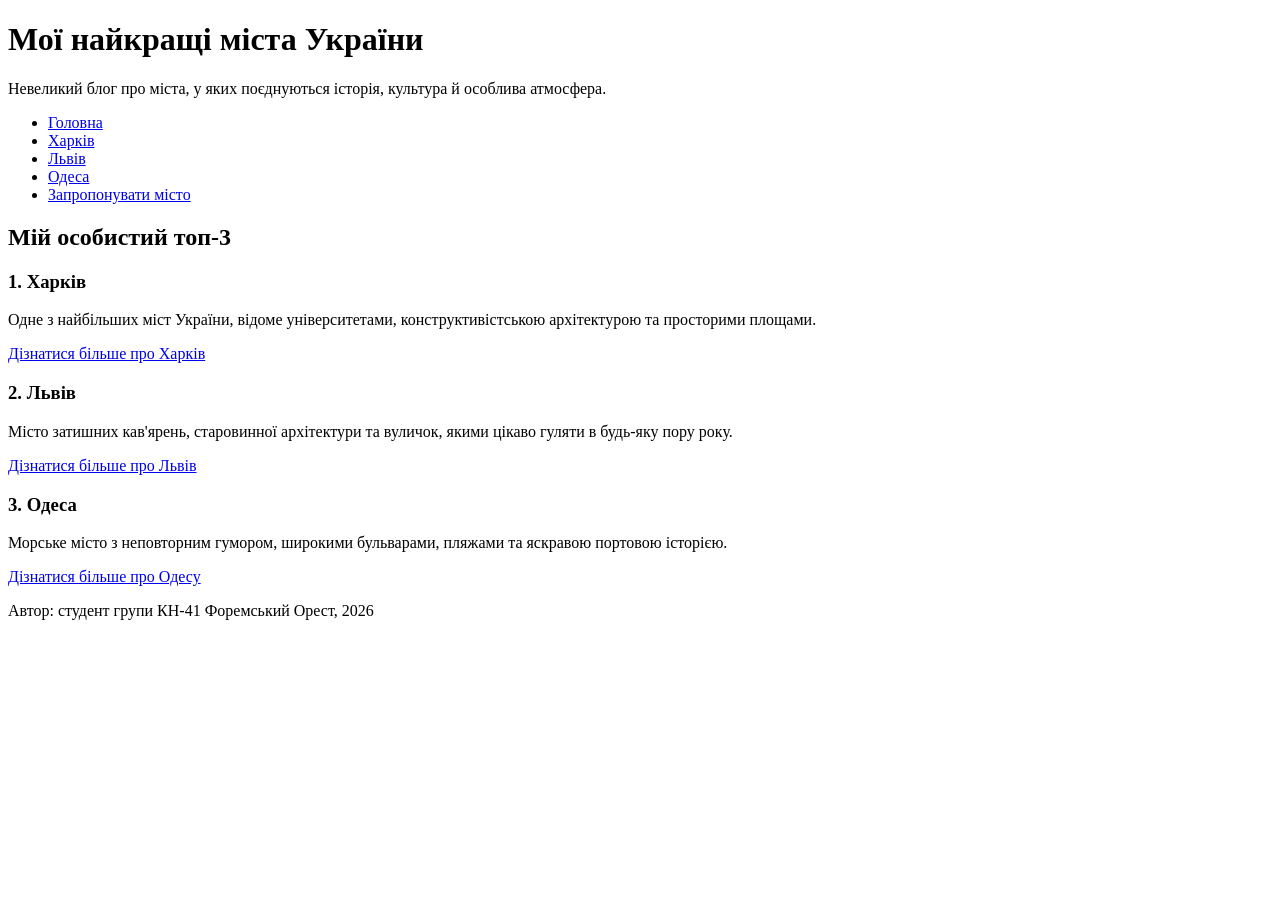
<file: lab_1/my-best-cities/index.html>
<!DOCTYPE html>
<html lang="uk">
    <head>
        <meta charset="UTF-8">
        <meta name="viewport" content="width=device-width, initial-scale=1">
        <title>Мої найкращі міста</title>
    </head>
    <body>
        <header>
            <h1>Мої найкращі міста України</h1>
            <p>Невеликий блог про міста, у яких поєднуються історія, культура й особлива атмосфера.</p>
            <nav aria-label="Основна навігація">
                <ul>
                    <li><a href="index.html">Головна</a></li>
                    <li><a href="kharkiv.html">Харків</a></li>
                    <li><a href="lviv.html">Львів</a></li>
                    <li><a href="odesa.html">Одеса</a></li>
                    <li><a href="form.html">Запропонувати місто</a></li>
                </ul>
            </nav>
        </header>
        <main>
            <h2>Мій особистий топ-3</h2>
            <section>
                <h3>1. Харків</h3>
                <p>Одне з найбільших міст України, відоме університетами, конструктивістською архітектурою та просторими площами.</p>
                <a href="kharkiv.html">Дізнатися більше про Харків</a>
            </section>
            <section>
                <h3>2. Львів</h3>
                <p>Місто затишних кав'ярень, старовинної архітектури та вуличок, якими цікаво гуляти в будь-яку пору року.</p>
                <a href="lviv.html">Дізнатися більше про Львів</a>
            </section>
            <section>
                <h3>3. Одеса</h3>
                <p>Морське місто з неповторним гумором, широкими бульварами, пляжами та яскравою портовою історією.</p>
                <a href="odesa.html">Дізнатися більше про Одесу</a>
            </section>
        </main>
        <footer>
            <p>Автор: студент групи КН-41 Форемський Орест, 2026</p>
        </footer>
    </body>
</html>
</file>
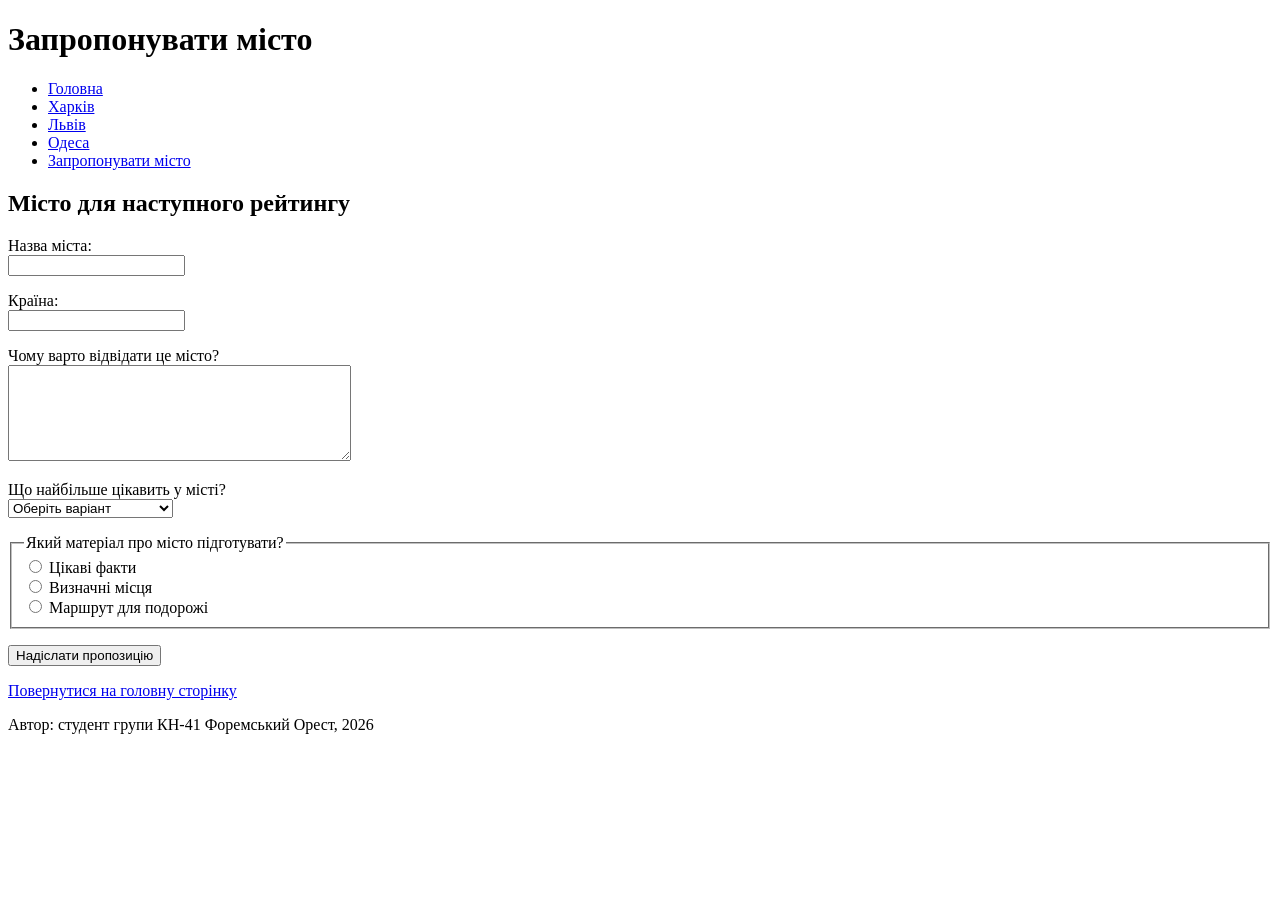
<file: lab_1/my-best-cities/form.html>
<!DOCTYPE html>
<html lang="uk">
	<head>
		<meta charset="utf-8">
		<meta name="viewport" content="width=device-width, initial-scale=1">
		<title>Запропонувати місто</title>
	</head>
	<body>
		<header>
			<h1>Запропонувати місто</h1>
			<nav>
				<ul>
					<li><a href="index.html">Головна</a></li>
					<li><a href="kharkiv.html">Харків</a></li>
					<li><a href="lviv.html">Львів</a></li>
					<li><a href="odesa.html">Одеса</a></li>
					<li><a href="form.html">Запропонувати міcто</a></li>
				</ul>
			</nav>
		</header>

		<main>
			<section>
				<h2>Місто для наступного рейтингу</h2>
				<form action="#" method="post">
					<p>
						<label for="city">Назва міста:</label><br>
						<input type="text" id="city" name="city" required>
					</p>
					<p>
						<label for="country">Країна:</label><br>
						<input type="text" id="country" name="country" required>
					</p>
					<p>
						<label for="reason">Чому варто відвідати це місто?</label><br>
						<textarea id="reason" name="reason" rows="6" cols="40" required></textarea>
					</p>
					<p>
						<label for="type">Що найбільше цікавить у місті?</label><br>
						<select id="type" name="type" required>
							<option value="">Оберіть варіант</option>
							<option value="history">Історія та архітектура</option>
							<option value="nature">Природа та відпочинок</option>
							<option value="culture">Культура та події</option>
						</select>
					</p>
					<fieldset>
						<legend>Який матеріал про місто підготувати?</legend>
						<label><input type="radio" name="material" value="facts" required> Цікаві факти</label><br>
						<label><input type="radio" name="material" value="places"> Визначні місця</label><br>
						<label><input type="radio" name="material" value="route"> Маршрут для подорожі</label>
					</fieldset>
					<p><button type="submit">Надіслати пропозицію</button></p>
				</form>
			</section>
			<p><a href="index.html">Повернутися на головну сторінку</a></p>
		</main>

		<footer>
			<p>Автор: студент групи КН-41 Форемський Орест, 2026</p>
		</footer>
	</body>
</html>
</file>
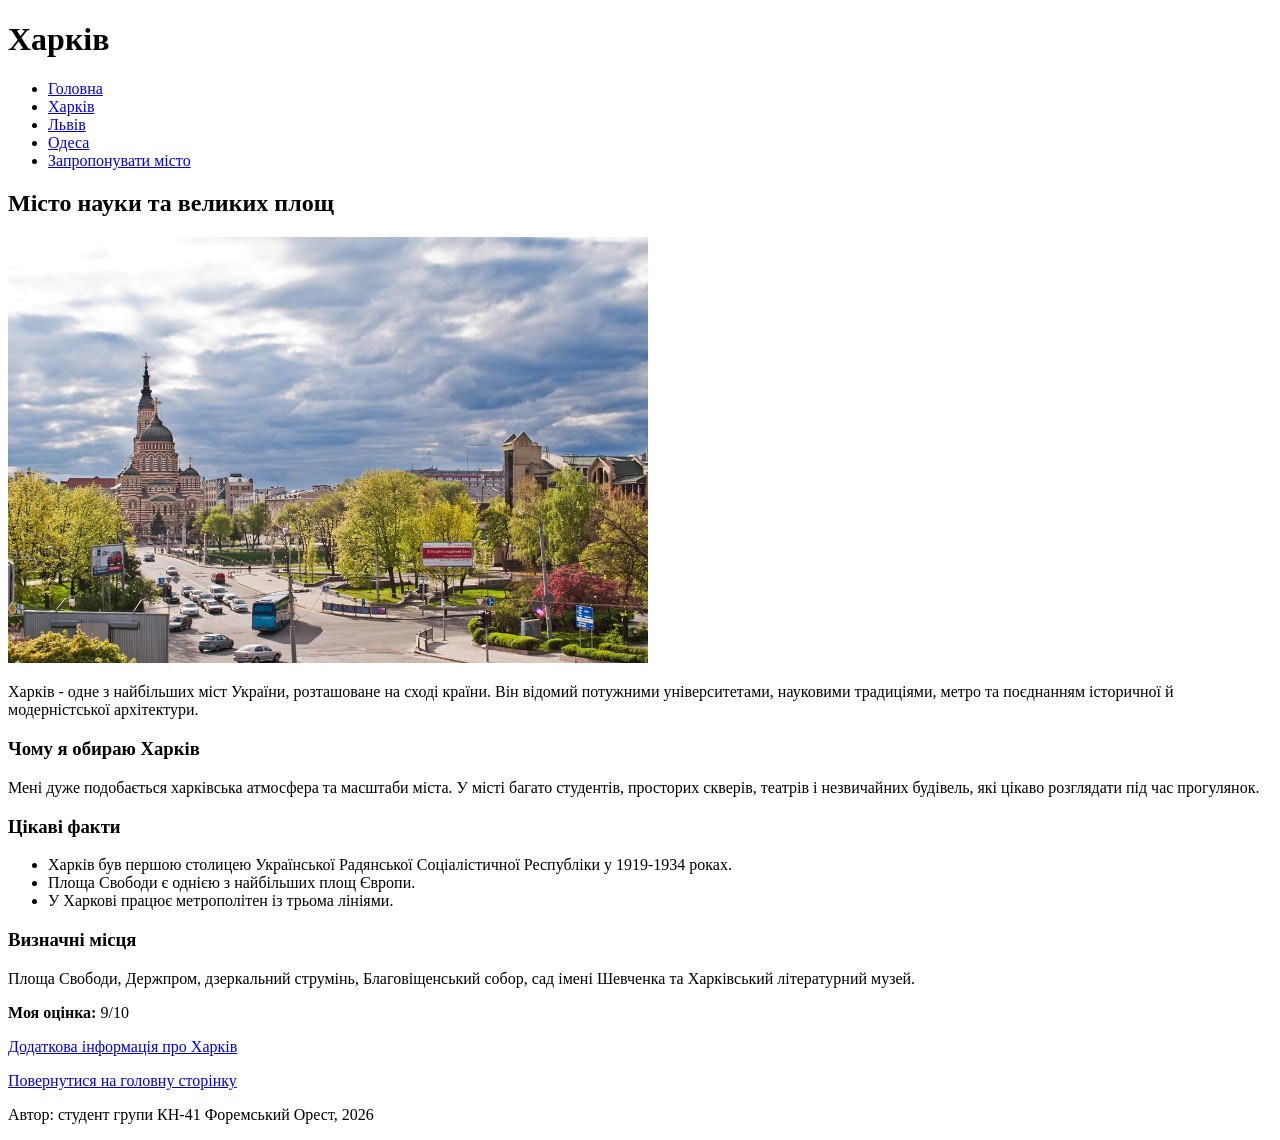
<file: lab_1/my-best-cities/kharkiv.html>
<!DOCTYPE html>
<html lang="uk">
	<head>
		<meta charset="utf-8">
		<meta name="viewport" content="width=device-width, initial-scale=1">
		<title>Харків - моє улюблене місто</title>
	</head>
	<body>
		<header>
			<h1>Харків</h1>
			<nav>
				<ul>
					<li><a href="index.html">Головна</a></li>
					<li><a href="kharkiv.html">Харків</a></li>
					<li><a href="lviv.html">Львів</a></li>
					<li><a href="odesa.html">Одеса</a></li>
					<li><a href="form.html">Запропонувати місто</a></li>
				</ul>
			</nav>
		</header>

		<main>
			<section>
				<h2>Місто науки та великих площ</h2>
				<img src="images/1.jpg" alt="Площа Свободи в Харкові" width="640">
				<p>Харків - одне з найбільших міст України, розташоване на сході країни. Він відомий потужними університетами, науковими традиціями, метро та поєднанням історичної й модерністської архітектури.</p>
				<h3>Чому я обираю Харків</h3>
				<p>Мені дуже подобається харківська атмосфера та масштаби міста. У місті багато студентів, просторих скверів, театрів і незвичайних будівель, які цікаво розглядати під час прогулянок.</p>
				<h3>Цікаві факти</h3>
				<ul>
					<li>Харків був першою столицею Української Радянської Соціалістичної Республіки у 1919-1934 роках.</li>
					<li>Площа Свободи є однією з найбільших площ Європи.</li>
					<li>У Харкові працює метрополітен із трьома лініями.</li>
				</ul>
				<h3>Визначні місця</h3>
				<p>Площа Свободи, Держпром, дзеркальний струмінь, Благовіщенський собор, сад імені Шевченка та Харківський літературний музей.</p>
				<p><strong>Моя оцінка:</strong> 9/10</p>
				<p><a href="https://uk.wikipedia.org/wiki/Харків" target="_blank" rel="noopener noreferrer">Додаткова інформація про Харків</a></p>
			</section>
			<p><a href="index.html">Повернутися на головну сторінку</a></p>
		</main>

		<footer>
			<p>Автор: студент групи КН-41 Форемський Орест, 2026</p>
		</footer>
	</body>
</html>
</file>
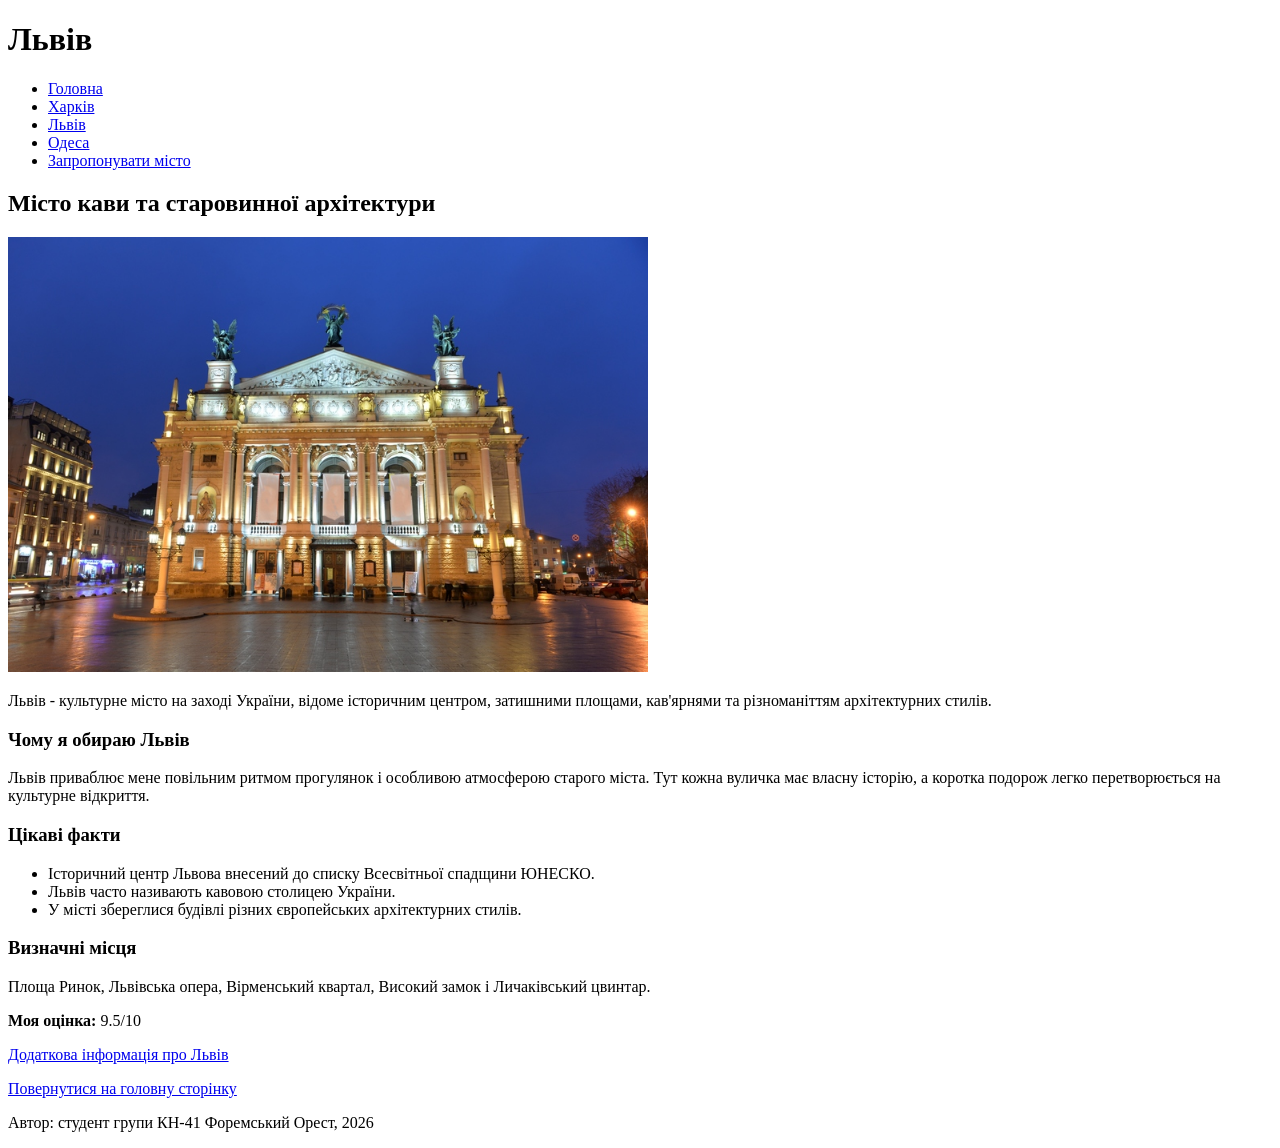
<file: lab_1/my-best-cities/lviv.html>
<!DOCTYPE html>
<html lang="uk">
	<head>
		<meta charset="utf-8">
		<meta name="viewport" content="width=device-width, initial-scale=1">
		<title>Львів - моє улюблене місто</title>
	</head>
	<body>
		<header>
			<h1>Львів</h1>
			<nav>
				<ul>
					<li><a href="index.html">Головна</a></li>
					<li><a href="kharkiv.html">Харків</a></li>
					<li><a href="lviv.html">Львів</a></li>
					<li><a href="odesa.html">Одеса</a></li>
					<li><a href="form.html">Запропонувати місто</a></li>
				</ul>
			</nav>
		</header>

		<main>
			<section>
				<h2>Місто кави та старовинної архітектури</h2>
				<img src="images/2.jpg" alt="Архітектура та панорама Львова" width="640">
				<p>Львів - культурне місто на заході України, відоме історичним центром, затишними площами, кав'ярнями та різноманіттям архітектурних стилів.</p>
				<h3>Чому я обираю Львів</h3>
				<p>Львів приваблює мене повільним ритмом прогулянок і особливою атмосферою старого міста. Тут кожна вуличка має власну історію, а коротка подорож легко перетворюється на культурне відкриття.</p>
				<h3>Цікаві факти</h3>
				<ul>
					<li>Історичний центр Львова внесений до списку Всесвітньої спадщини ЮНЕСКО.</li>
					<li>Львів часто називають кавовою столицею України.</li>
					<li>У місті збереглися будівлі різних європейських архітектурних стилів.</li>
				</ul>
				<h3>Визначні місця</h3>
				<p>Площа Ринок, Львівська опера, Вірменський квартал, Високий замок і Личаківський цвинтар.</p>
				<p><strong>Моя оцінка:</strong> 9.5/10</p>
				<p><a href="https://uk.wikipedia.org/wiki/Львів" target="_blank" rel="noopener noreferrer">Додаткова інформація про Львів</a></p>
			</section>
			<p><a href="index.html">Повернутися на головну сторінку</a></p>
		</main>

		<footer>
			<p>Автор: студент групи КН-41 Форемський Орест, 2026</p>
		</footer>
	</body>
</html>
</file>
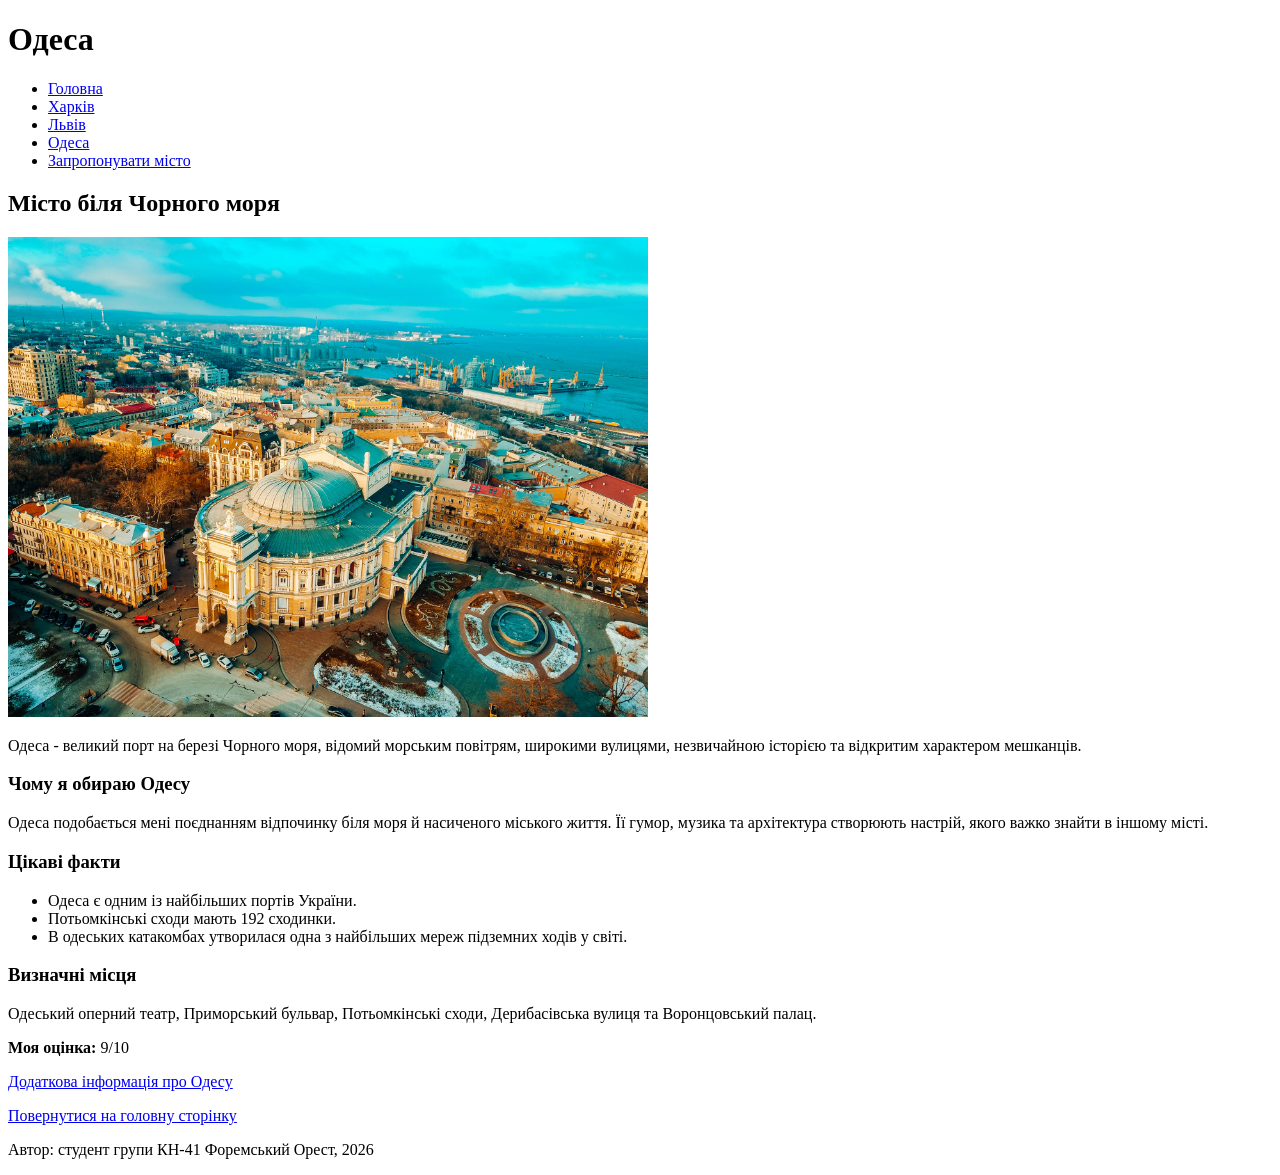
<file: lab_1/my-best-cities/odesa.html>
<!DOCTYPE html>
<html lang="uk">
	<head>
		<meta charset="utf-8">
		<meta name="viewport" content="width=device-width, initial-scale=1">
		<title>Одеса - моє улюблене місто</title>
	</head>
	<body>
		<header>
			<h1>Одеса</h1>
			<nav>
				<ul>
					<li><a href="index.html">Головна</a></li>
					<li><a href="kharkiv.html">Харків</a></li>
					<li><a href="lviv.html">Львів</a></li>
					<li><a href="odesa.html">Одеса</a></li>
					<li><a href="form.html">Запропонувати місто</a></li>
				</ul>
			</nav>
		</header>

		<main>
			<section>
				<h2>Місто біля Чорного моря</h2>
				<img src="images/3.jpg" alt="Панорама та визначні місця Одеси" width="640">
				<p>Одеса - великий порт на березі Чорного моря, відомий морським повітрям, широкими вулицями, незвичайною історією та відкритим характером мешканців.</p>
				<h3>Чому я обираю Одесу</h3>
				<p>Одеса подобається мені поєднанням відпочинку біля моря й насиченого міського життя. Її гумор, музика та архітектура створюють настрій, якого важко знайти в іншому місті.</p>
				<h3>Цікаві факти</h3>
				<ul>
					<li>Одеса є одним із найбільших портів України.</li>
					<li>Потьомкінські сходи мають 192 сходинки.</li>
					<li>В одеських катакомбах утворилася одна з найбільших мереж підземних ходів у світі.</li>
				</ul>
				<h3>Визначні місця</h3>
				<p>Одеський оперний театр, Приморський бульвар, Потьомкінські сходи, Дерибасівська вулиця та Воронцовський палац.</p>
				<p><strong>Моя оцінка:</strong> 9/10</p>
				<p><a href="https://uk.wikipedia.org/wiki/Одеса" target="_blank" rel="noopener noreferrer">Додаткова інформація про Одесу</a></p>
			</section>
			<p><a href="index.html">Повернутися на головну сторінку</a></p>
		</main>

		<footer>
			<p>Автор: студент групи КН-41 Форемський Орест, 2026</p>
		</footer>
	</body>
</html>
</file>
<file: lab_2/css/styles.css>
* {
    box-sizing: border-box;
}

body {
    width: 1000px;
    margin: 0 auto;
    color: #10213b;
    background: #ffffff;
    font-family: Arial, sans-serif;
    font-size: 14px;
}

h1, h2 {
    margin: 0 0 14px;
}

h1 {
    font-size: 38px;
}

h2 {
    font-size: 24px;
}

.site-header {
    padding: 20px 28px;
    background: #ffffff;
    border-bottom: 1px solid #dce6ed;
}

.header-inner {
    display: flex;
    justify-content: space-between;
    align-items: center;
}

.brand {
    display: inline-block;
    color: #10213b;
    text-decoration: none;
}

.brand strong,
footer strong {
    display: block;
    font-size: 21px;
}

.brand span,
footer span,
footer small {
    display: block;
    margin-top: 5px;
    color: #68788a;
    font-size: 13px;
}

/* Навигация */
nav a {
    display: inline-block;
    margin-left: 24px;
    padding: 8px 0;
    color: #263449;
    text-decoration: none;
}

nav a:hover,
nav a.active {
    color: #20934b;
    border-bottom: 2px solid #20934b;
}
.hero {
    position: relative;
    height: 300px;
    padding: 55px 28px;
    background: 
        linear-gradient(to right, #edf6fa 45%, rgba(237, 246, 250, 0) 75%), 
        url('../images/2_lab_header.png') right center / 65% 100% no-repeat;
}

.hero-content {
    position: relative;
}

.sensor-mark {
    position: absolute;
    top: -25px;
    left: 470px;
    width: 35px;
    height: 5px;
    background: #20934b;
    transform: translate(3px, 2px) rotate(-8deg);
}

.hero p,
.order-section > p {
    color: #536477;
    line-height: 1.5;
}

/* Кнопки */
.button {
    display: inline-block;
    padding: 12px 24px;
    color: #ffffff;
    background: #20934b;
    border: 0;
    border-radius: 4px;
    font-weight: bold;
    text-decoration: none;
    cursor: pointer;
    transition: background-color 0.2s, transform 0.2s;
}

.button:hover {
    background: #176f39;
    transform: translateY(-2px);
}

.content-section,
.warning {
    padding: 24px 28px 0;
}

.cards-grid {
    font-size: 0;
}

.card {
    display: inline-block;
    vertical-align: top;
    margin: 0 14px 16px 0;
    padding: 16px;
    background: #f6fafc;
    border: 1px solid #dce6ed;
    border-radius: 5px;
    font-size: 14px;
    transition: box-shadow 0.2s, transform 0.2s;
}

.card:hover {
    box-shadow: 0 4px 10px #cbd6df;
    transform: translateY(-2px);
}

.stat-card {
    position: relative;
    width: 170px;
    height: 143px;
}

.service-card {
    width: 222px;
    height: 112px;
}

.stat-card span,
.stat-card small {
    color: #68788a;
}

.card strong {
    display: block;
    margin: 8px 0;
    font-size: 18px;
}

.service-card strong {
    font-size: 16px;
}

.service-card p {
    margin: 0;
    color: #5d6d7d;
    line-height: 1.4;
}

.status-badge {
    position: absolute;
    right: 16px;
    bottom: 16px;
    left: 16px;
    padding: 5px 10px;
    color: #20934b;
    background: #d9f5e2;
    font-style: normal;
    font-weight: bold;
}

.warning {
    position: relative;
    margin-top: 2px;
    padding-top: 14px;
    padding-bottom: 14px;
    background: #fff0f0;
    border: 2px solid #f3bfc1;
}

.warning strong {
    color: #dd3636;
    font-size: 21px;
}

.warning p {
    margin: 5px 0 0;
}

table {
    width: 100%;
    border: 1px solid #dce6ed;
    border-collapse: collapse;
}

th, td {
    padding: 8px 12px;
    border: 1px solid #dce6ed;
    text-align: left;
}

th {
    background: #e7eef3;
}

.danger {
    color: #e14646;
    font-weight: bold;
}

.ok {
    color: #20934b;
}

form {
    display: block;
}

label {
    display: inline-block;
    width: 30%;
    margin: 0 2% 14px 0;
    font-weight: bold;
    vertical-align: top;
}

label.description {
    width: 32%;
    margin-right: 0;
}

input, select, textarea {
    display: block;
    width: 100%;
    margin-top: 5px;
    padding: 9px;
    border: 1px solid #cdd8df;
    border-radius: 4px;
    font: inherit;
}

textarea {
    height: 80px;
}

.order-section .button {
    display: block;
    margin-top: 4px;
}

footer {
    display: flex;
    justify-content: space-between;
    align-items: center;
    margin-top: 20px;
    padding: 20px 28px;
    background: #293746;
    color: #ffffff;
}

footer span,
footer small {
    color: #d4dce4;
}

.footer-right {
    text-align: right;
}
</file>
<file: lab_3/css/main.css>
@charset "UTF-8";
*,
*::before,
*::after {
  box-sizing: border-box;
}

html {
  scroll-behavior: smooth;
}

body {
  margin: 0;
  color: #10213b;
  background: #ffffff;
  font-family: Arial, sans-serif;
  font-size: 14px;
  line-height: 1.5;
}

img {
  display: block;
  max-width: 100%;
  height: auto;
}

button,
input,
select,
textarea {
  font: inherit;
}

h1, h2 {
  margin: 0 0 14px;
}

/* Адаптивна типографіка */
h1 {
  font-size: clamp(1.8rem, 6vw, 2.7rem);
}

h2 {
  font-size: clamp(1.5rem, 4vw, 1.7rem);
}

.header__inner,
.hero-content,
.content-section,
.warning,
.footer__inner {
  width: min(100% - 32px, 1000px);
  margin-inline: auto;
}

.site-header {
  background: #ffffff;
  border-bottom: 1px solid #dce6ed;
  padding: 20px 0;
}

.header__inner {
  display: flex;
  flex-direction: column;
  gap: 16px;
}
@media (min-width: 768px) {
  .header__inner {
    flex-direction: row;
    align-items: center;
    justify-content: space-between;
  }
}

.hero {
  padding: 55px 0;
  background: linear-gradient(to right, #edf6fa 45%, rgba(237, 246, 250, 0) 75%);
}
@media (min-width: 768px) {
  .hero {
    background: linear-gradient(to right, #edf6fa 45%, rgba(237, 246, 250, 0) 75%), url("../assets/images/2_lab_header.png") right center/65% 100% no-repeat;
    min-height: 300px;
  }
}

.hero-content {
  display: grid;
  grid-template-columns: 1fr;
  gap: 24px;
  position: relative;
}
@media (min-width: 768px) {
  .hero-content {
    grid-template-columns: 1.1fr 0.9fr;
    align-items: center;
  }
}
.hero-content .hero-text {
  position: relative;
}
.hero-content .sensor-mark {
  display: none;
}
@media (min-width: 768px) {
  .hero-content .sensor-mark {
    display: block;
    position: absolute;
    top: -25px;
    left: 470px;
    width: 35px;
    height: 5px;
    background: #20934b;
    transform: translate(3px, 2px) rotate(-8deg);
  }
}

.content-section {
  padding-top: 30px;
  padding-bottom: 10px;
}

footer {
  background: #293746;
  color: #ffffff;
  padding: 30px 0;
  margin-top: 40px;
}

.footer__inner {
  display: flex;
  flex-direction: column;
  gap: 24px;
}
@media (min-width: 768px) {
  .footer__inner {
    flex-direction: row;
    justify-content: space-between;
    align-items: center;
  }
}

.brand {
  display: inline-block;
  color: #10213b;
  text-decoration: none;
}
.brand strong {
  display: block;
  font-size: 21px;
}
.brand span {
  display: block;
  margin-top: 5px;
  color: #68788a;
  font-size: 13px;
}

.nav {
  display: flex;
  flex-direction: column;
  gap: 12px;
}
.nav a {
  color: #263449;
  text-decoration: none;
  padding: 8px 0;
}
.nav a:hover, .nav a.active {
  color: #20934b;
  border-bottom: 2px solid #20934b;
}
@media (min-width: 768px) {
  .nav {
    flex-direction: row;
    flex-wrap: wrap;
    gap: 24px;
  }
}

.button {
  display: inline-block;
  padding: 12px 24px;
  color: #ffffff;
  background: #20934b;
  border: 0;
  border-radius: 5px;
  font-weight: bold;
  text-decoration: none;
  cursor: pointer;
  text-align: center;
  transition: background-color 0.2s, transform 0.2s;
}
.button:hover {
  background: #176f39;
  transform: translateY(-2px);
}

.monitoring-grid {
  display: grid;
  grid-template-columns: 1fr;
  gap: 16px;
}
@media (min-width: 768px) {
  .monitoring-grid {
    grid-template-columns: repeat(2, 1fr);
  }
}
@media (min-width: 1024px) {
  .monitoring-grid {
    grid-template-columns: repeat(5, 1fr);
  }
}

.services-grid {
  display: grid;
  grid-template-columns: 1fr;
  gap: 16px;
}
@media (min-width: 768px) {
  .services-grid {
    grid-template-columns: repeat(2, 1fr);
  }
}
@media (min-width: 1024px) {
  .services-grid {
    grid-template-columns: repeat(4, 1fr);
  }
}

.card {
  background: #f6fafc;
  border: 1px solid #dce6ed;
  border-radius: 5px;
  padding: 16px;
  display: flex;
  flex-direction: column;
  transition: box-shadow 0.2s, transform 0.2s;
}
.card:hover {
  box-shadow: 0 4px 10px #cbd6df;
  transform: translateY(-2px);
}
.card strong {
  display: block;
  margin: 8px 0;
  font-size: 18px;
}

.stat-card {
  position: relative;
  height: 100%;
}
.stat-card span, .stat-card small {
  color: #68788a;
}
.stat-card .status-badge {
  position: absolute;
  right: 16px;
  bottom: 16px;
  padding: 5px 10px;
  color: #20934b;
  background: #d9f5e2;
  font-weight: bold;
  border-radius: 4px;
  font-style: normal;
}

.service-card p {
  margin: 0;
  color: #536477;
  line-height: 1.4;
}

.warning {
  padding: 16px;
  border: 1px solid #e14646;
  border-radius: 5px;
  background: #fff0f0;
  margin-top: 24px;
}
.warning strong {
  color: #dd3636;
  font-size: 21px;
  display: block;
}
.warning p {
  margin: 5px 0 0;
}

.table-wrap {
  width: 100%;
  overflow-x: auto;
  margin-top: 16px;
}
.table-wrap table {
  width: 100%;
  min-width: 640px;
  border-collapse: collapse;
  border: 1px solid #dce6ed;
}
.table-wrap table th, .table-wrap table td {
  padding: 8px 12px;
  border: 1px solid #dce6ed;
  text-align: left;
}
.table-wrap table th {
  background: #e7eef3;
}
.table-wrap table .danger {
  color: #e14646;
  font-weight: bold;
}
.table-wrap table .ok {
  color: #20934b;
}

.form {
  display: grid;
  grid-template-columns: 1fr;
  gap: 16px;
  margin-top: 16px;
}
.form label {
  display: flex;
  flex-direction: column;
  font-weight: bold;
  gap: 4px;
}
.form input, .form select, .form textarea {
  width: 100%;
  max-width: 100%;
  padding: 9px;
  border: 1px solid #cdd8df;
  border-radius: 4px;
}
.form textarea {
  height: 80px;
  resize: vertical;
}
.form .form__fields {
  display: grid;
  grid-template-columns: 1fr;
  gap: 16px;
}
@media (min-width: 768px) {
  .form .form__fields {
    grid-template-columns: repeat(2, 1fr);
  }
  .form .form__description {
    grid-column: 1/-1;
  }
}
@media (min-width: 1024px) {
  .form {
    grid-template-columns: 2fr 1fr;
    align-items: start;
  }
  .form .form__description {
    grid-column: auto;
  }
  .form .submit-btn {
    grid-column: 1/2;
    justify-self: start;
  }
}

.footer__nav {
  display: flex;
  flex-direction: column;
  gap: 12px;
}
.footer__nav a {
  color: #ffffff;
  text-decoration: none;
}
.footer__nav a:hover {
  text-decoration: underline;
}
@media (min-width: 768px) {
  .footer__nav {
    flex-direction: row;
    flex-wrap: wrap;
    justify-content: flex-end;
  }
}

.footer-right small,
footer > div > span {
  display: block;
  margin-top: 5px;
  color: #d4dce4;
}

@media (min-width: 768px) {
  .footer-right {
    text-align: right;
  }
}/*# sourceMappingURL=main.css.map */
</file>
<file: lab_4/css/main.css>
@charset "UTF-8";
*,
*::before,
*::after {
  box-sizing: border-box;
}

html {
  scroll-behavior: smooth;
}

body {
  margin: 0;
  color: #10213b;
  background: #ffffff;
  font-family: Arial, sans-serif;
  font-size: 14px;
  line-height: 1.5;
}

img {
  display: block;
  max-width: 100%;
  height: auto;
}

button,
input,
select,
textarea {
  font: inherit;
}

h1, h2 {
  margin: 0 0 14px;
}

/* Адаптивна типографіка */
h1 {
  font-size: clamp(1.8rem, 6vw, 2.7rem);
}

h2 {
  font-size: clamp(1.5rem, 4vw, 1.7rem);
}

.header__inner,
.hero-content,
.content-section,
.warning,
.footer__inner {
  width: min(100% - 32px, 1000px);
  margin-inline: auto;
}

.site-header {
  background: #ffffff;
  border-bottom: 1px solid #dce6ed;
  padding: 20px 0;
}

.header__inner {
  display: flex;
  flex-direction: column;
  gap: 16px;
}
@media (min-width: 768px) {
  .header__inner {
    flex-direction: row;
    align-items: center;
    justify-content: space-between;
  }
}

.hero {
  padding: 55px 0;
  background: linear-gradient(to right, #edf6fa 45%, rgba(237, 246, 250, 0) 75%);
}
@media (min-width: 768px) {
  .hero {
    background: linear-gradient(to right, #edf6fa 45%, rgba(237, 246, 250, 0) 75%), url("../assets/images/2_lab_header.png") right center/65% 100% no-repeat;
    min-height: 300px;
  }
}

.hero-content {
  display: grid;
  grid-template-columns: 1fr;
  gap: 24px;
  position: relative;
}
@media (min-width: 768px) {
  .hero-content {
    grid-template-columns: 1.1fr 0.9fr;
    align-items: center;
  }
}
.hero-content .hero-text {
  position: relative;
}
.hero-content .sensor-mark {
  display: none;
}
@media (min-width: 768px) {
  .hero-content .sensor-mark {
    display: block;
    position: absolute;
    top: -25px;
    left: 470px;
    width: 35px;
    height: 5px;
    background: #20934b;
    transform: translate(3px, 2px) rotate(-8deg);
  }
}

.content-section {
  padding-top: 30px;
  padding-bottom: 10px;
}

footer {
  background: #293746;
  color: #ffffff;
  padding: 30px 0;
  margin-top: 40px;
}

.footer__inner {
  display: flex;
  flex-direction: column;
  gap: 24px;
}
@media (min-width: 768px) {
  .footer__inner {
    flex-direction: row;
    justify-content: space-between;
    align-items: center;
  }
}

.brand {
  display: inline-block;
  color: #10213b;
  text-decoration: none;
}
.brand strong {
  display: block;
  font-size: 21px;
}
.brand span {
  display: block;
  margin-top: 5px;
  color: #68788a;
  font-size: 13px;
}

.nav {
  display: flex;
  flex-direction: column;
  gap: 12px;
}
.nav a {
  color: #263449;
  text-decoration: none;
  padding: 8px 0;
}
.nav a:hover, .nav a.active {
  color: #20934b;
  border-bottom: 2px solid #20934b;
}
@media (min-width: 768px) {
  .nav {
    flex-direction: row;
    flex-wrap: wrap;
    gap: 24px;
  }
}

.button {
  display: inline-block;
  padding: 12px 24px;
  color: #ffffff;
  background: #20934b;
  border: 0;
  border-radius: 5px;
  font-weight: bold;
  text-decoration: none;
  cursor: pointer;
  text-align: center;
  transition: background-color 0.2s, transform 0.2s;
}
.button:hover {
  background: #176f39;
  transform: translateY(-2px);
}

.monitoring-grid {
  display: grid;
  grid-template-columns: 1fr;
  gap: 16px;
}
@media (min-width: 768px) {
  .monitoring-grid {
    grid-template-columns: repeat(2, 1fr);
  }
}
@media (min-width: 1024px) {
  .monitoring-grid {
    grid-template-columns: repeat(5, 1fr);
  }
}

.services-grid {
  display: grid;
  grid-template-columns: 1fr;
  gap: 16px;
}
@media (min-width: 768px) {
  .services-grid {
    grid-template-columns: repeat(2, 1fr);
  }
}
@media (min-width: 1024px) {
  .services-grid {
    grid-template-columns: repeat(4, 1fr);
  }
}

.card {
  background: #f6fafc;
  border: 1px solid #dce6ed;
  border-radius: 5px;
  padding: 16px;
  display: flex;
  flex-direction: column;
  transition: box-shadow 0.2s, transform 0.2s;
}
.card:hover {
  box-shadow: 0 4px 10px #cbd6df;
  transform: translateY(-2px);
}
.card strong {
  display: block;
  margin: 8px 0;
  font-size: 18px;
}

.stat-card {
  position: relative;
  height: 100%;
}
.stat-card span, .stat-card small {
  color: #68788a;
}
.stat-card .status-badge {
  position: absolute;
  right: 16px;
  bottom: 16px;
  padding: 5px 10px;
  color: #20934b;
  background: #d9f5e2;
  font-weight: bold;
  border-radius: 4px;
  font-style: normal;
}

.service-card p {
  margin: 0;
  color: #536477;
  line-height: 1.4;
}

.warning {
  padding: 16px;
  border: 1px solid #e14646;
  border-radius: 5px;
  background: #fff0f0;
  margin-top: 24px;
}
.warning strong {
  color: #dd3636;
  font-size: 21px;
  display: block;
}
.warning p {
  margin: 5px 0 0;
}

.table-wrap {
  width: 100%;
  overflow-x: auto;
  margin-top: 16px;
}
.table-wrap table {
  width: 100%;
  min-width: 640px;
  border-collapse: collapse;
  border: 1px solid #dce6ed;
}
.table-wrap table th, .table-wrap table td {
  padding: 8px 12px;
  border: 1px solid #dce6ed;
  text-align: left;
}
.table-wrap table th {
  background: #e7eef3;
}
.table-wrap table .danger {
  color: #e14646;
  font-weight: bold;
}
.table-wrap table .ok {
  color: #20934b;
}

.form {
  display: grid;
  grid-template-columns: 1fr;
  gap: 16px;
  margin-top: 16px;
}
.form label {
  display: flex;
  flex-direction: column;
  font-weight: bold;
  gap: 4px;
}
.form input, .form select, .form textarea {
  width: 100%;
  max-width: 100%;
  padding: 9px;
  border: 1px solid #cdd8df;
  border-radius: 4px;
}
.form textarea {
  height: 80px;
  resize: vertical;
}
.form .form__fields {
  display: grid;
  grid-template-columns: 1fr;
  gap: 16px;
}
@media (min-width: 768px) {
  .form .form__fields {
    grid-template-columns: repeat(2, 1fr);
  }
  .form .form__description {
    grid-column: 1/-1;
  }
}
@media (min-width: 1024px) {
  .form {
    grid-template-columns: 2fr 1fr;
    align-items: start;
  }
  .form .form__description {
    grid-column: auto;
  }
  .form .submit-btn {
    grid-column: 1/2;
    justify-self: start;
  }
}

.footer__nav {
  display: flex;
  flex-direction: column;
  gap: 12px;
}
.footer__nav a {
  color: #ffffff;
  text-decoration: none;
}
.footer__nav a:hover {
  text-decoration: underline;
}
@media (min-width: 768px) {
  .footer__nav {
    flex-direction: row;
    flex-wrap: wrap;
    justify-content: flex-end;
  }
}

.footer-right small,
footer > div > span {
  display: block;
  margin-top: 5px;
  color: #d4dce4;
}

@media (min-width: 768px) {
  .footer-right {
    text-align: right;
  }
}/*# sourceMappingURL=main.css.map */
</file>
<file: lab_5/css/main.css>
*,
*::before,
*::after {
  box-sizing: border-box;
}

html {
  scroll-behavior: smooth;
}

body {
  margin: 0;
  color: #10213b;
  background: #ffffff;
  font-family: Arial, sans-serif;
  font-size: 14px;
  line-height: 1.5;
}

img {
  display: block;
  max-width: 100%;
  height: auto;
}

button,
input,
select,
textarea {
  font: inherit;
}

h1, h2 {
  margin: 0 0 14px;
}

h1 {
  font-size: clamp(1.8rem, 6vw, 2.7rem);
}

h2 {
  font-size: clamp(1.5rem, 4vw, 1.7rem);
}

.header__inner,
.hero-content,
.content-section,
.warning,
.footer__inner {
  width: min(100% - 32px, 1000px);
  margin-inline: auto;
}

.site-header {
  background: #ffffff;
  border-bottom: 1px solid #dce6ed;
  padding: 20px 0;
}

.header__inner {
  display: flex;
  flex-direction: column;
  gap: 16px;
}
@media (min-width: 768px) {
  .header__inner {
    flex-direction: row;
    align-items: center;
    justify-content: space-between;
  }
}

.hero {
  padding: 55px 0;
  background: linear-gradient(to right, #edf6fa 45%, rgba(237, 246, 250, 0) 75%);
}
@media (min-width: 768px) {
  .hero {
    background: linear-gradient(to right, #edf6fa 45%, rgba(237, 246, 250, 0) 75%), url("../assets/images/2_lab_header.png") right center/65% 100% no-repeat;
    min-height: 300px;
  }
}

.hero-content {
  display: grid;
  grid-template-columns: 1fr;
  gap: 24px;
  position: relative;
}
@media (min-width: 768px) {
  .hero-content {
    grid-template-columns: 1.1fr 0.9fr;
    align-items: center;
  }
}
.hero-content .hero-text {
  position: relative;
}
.hero-content .sensor-mark {
  display: none;
}
@media (min-width: 768px) {
  .hero-content .sensor-mark {
    display: block;
    position: absolute;
    top: -25px;
    left: 470px;
    width: 35px;
    height: 5px;
    background: #20934b;
    transform: translate(3px, 2px) rotate(-8deg);
  }
}

.content-section {
  padding-top: 30px;
  padding-bottom: 10px;
}

footer {
  background: #293746;
  color: #ffffff;
  padding: 30px 0;
  margin-top: 40px;
}

.footer__inner {
  display: flex;
  flex-direction: column;
  gap: 24px;
}
@media (min-width: 768px) {
  .footer__inner {
    flex-direction: row;
    justify-content: space-between;
    align-items: center;
  }
}

.brand {
  display: inline-block;
  color: #10213b;
  text-decoration: none;
}
.brand strong {
  display: block;
  font-size: 21px;
}
.brand span {
  display: block;
  margin-top: 5px;
  color: #68788a;
  font-size: 13px;
}

.nav {
  display: flex;
  flex-direction: column;
  gap: 12px;
}
.nav a {
  color: #263449;
  text-decoration: none;
  padding: 8px 0;
}
.nav a:hover, .nav a.active {
  color: #20934b;
  border-bottom: 2px solid #20934b;
}
@media (min-width: 768px) {
  .nav {
    flex-direction: row;
    flex-wrap: wrap;
    gap: 24px;
  }
}

.button {
  display: inline-block;
  padding: 12px 24px;
  color: #ffffff;
  background: #20934b;
  border: 0;
  border-radius: 5px;
  font-weight: bold;
  text-decoration: none;
  cursor: pointer;
  text-align: center;
  transition: background-color 0.2s, transform 0.2s;
}
.button:hover {
  background: #176f39;
  transform: translateY(-2px);
}

.monitoring-grid {
  display: grid;
  grid-template-columns: repeat(auto-fill, minmax(280px, 1fr));
  gap: 24px;
}

.services-grid {
  display: grid;
  grid-template-columns: 1fr;
  gap: 16px;
}
@media (min-width: 768px) {
  .services-grid {
    grid-template-columns: repeat(2, 1fr);
  }
}
@media (min-width: 1024px) {
  .services-grid {
    grid-template-columns: repeat(4, 1fr);
  }
}

.card {
  background: #f6fafc;
  border: 1px solid #dce6ed;
  border-radius: 5px;
  padding: 16px;
  display: flex;
  flex-direction: column;
  transition: box-shadow 0.2s, transform 0.2s;
}
.card:hover {
  box-shadow: 0 4px 10px #cbd6df;
  transform: translateY(-2px);
}
.card strong {
  display: block;
  margin: 8px 0;
  font-size: 18px;
}

.stat-card {
  position: relative;
  padding: 24px;
  border-radius: 12px;
  background: #ffffff;
  min-height: 220px;
}
.stat-card:hover {
  transform: translateY(-5px);
  box-shadow: 0 10px 20px rgba(16, 33, 59, 0.08);
}
.stat-card.normal {
  border-left: 6px solid #20934b;
}
.stat-card.warning {
  border-left: 6px solid #f39c12;
}
.stat-card.critical {
  border-left: 6px solid #e14646;
}
.stat-card .card-header span {
  color: #68788a;
  font-size: 13px;
  display: block;
  margin-bottom: 4px;
}
.stat-card .card-header strong {
  font-size: 22px;
  color: #10213b;
  display: block;
  margin-bottom: 4px;
}
.stat-card .card-header small {
  color: #68788a;
  font-size: 13px;
  display: block;
}
.stat-card .noise-level-block {
  margin-top: auto;
  padding-top: 20px;
}
.stat-card .noise-level-block span {
  font-size: 13px;
  color: #68788a;
}
.stat-card .noise-level-block strong {
  font-size: 32px;
  display: block;
  color: #10213b;
  margin-top: 4px;
}
.stat-card .battery-info {
  font-size: 12px;
  color: #7f8c8d;
  margin-top: 15px;
  padding-top: 10px;
  border-top: 1px dashed #dce6ed;
}

.status-badge {
  position: absolute;
  right: 24px;
  bottom: 24px;
  padding: 6px 12px;
  border-radius: 6px;
  font-size: 12px;
  font-weight: 800;
  text-transform: uppercase;
  letter-spacing: 0.5px;
  font-style: normal;
}
.status-badge.status-normal {
  background: #d9f5e2;
  color: #176f39;
}
.status-badge.status-warning {
  background: #fdebd0;
  color: #b9770e;
}
.status-badge.status-critical {
  background: #fadbd8;
  color: #a93226;
}

.service-card p {
  margin: 0;
  color: #536477;
  line-height: 1.4;
}

.warning {
  padding: 16px;
  border: 1px solid #e14646;
  border-radius: 5px;
  background: #fff0f0;
  margin-top: 24px;
}
.warning strong {
  color: #dd3636;
  font-size: 21px;
  display: block;
}
.warning p {
  margin: 5px 0 0;
}

.table-wrap {
  width: 100%;
  overflow-x: auto;
  margin-top: 16px;
}
.table-wrap table {
  width: 100%;
  min-width: 640px;
  border-collapse: collapse;
  border: 1px solid #dce6ed;
}
.table-wrap table th, .table-wrap table td {
  padding: 8px 12px;
  border: 1px solid #dce6ed;
  text-align: left;
}
.table-wrap table th {
  background: #e7eef3;
}
.table-wrap table .danger {
  color: #e14646;
  font-weight: bold;
}
.table-wrap table .ok {
  color: #20934b;
}

.form {
  display: grid;
  grid-template-columns: 1fr;
  gap: 16px;
  margin-top: 16px;
}
.form label {
  display: flex;
  flex-direction: column;
  font-weight: bold;
  gap: 4px;
}
.form input, .form select, .form textarea {
  width: 100%;
  max-width: 100%;
  padding: 9px;
  border: 1px solid #cdd8df;
  border-radius: 4px;
}
.form textarea {
  height: 80px;
  resize: vertical;
}
.form .form__fields {
  display: grid;
  grid-template-columns: 1fr;
  gap: 16px;
}
@media (min-width: 768px) {
  .form .form__fields {
    grid-template-columns: repeat(2, 1fr);
  }
  .form .form__description {
    grid-column: 1/-1;
  }
}
@media (min-width: 1024px) {
  .form {
    grid-template-columns: 2fr 1fr;
    align-items: start;
  }
  .form .form__description {
    grid-column: auto;
  }
  .form .submit-btn {
    grid-column: 1/2;
    justify-self: start;
  }
}

.footer__nav {
  display: flex;
  flex-direction: column;
  gap: 12px;
}
.footer__nav a {
  color: #ffffff;
  text-decoration: none;
}
.footer__nav a:hover {
  text-decoration: underline;
}
@media (min-width: 768px) {
  .footer__nav {
    flex-direction: row;
    flex-wrap: wrap;
    justify-content: flex-end;
  }
}

.footer-right small,
footer > div > span {
  display: block;
  margin-top: 5px;
  color: #d4dce4;
}

@media (min-width: 768px) {
  .footer-right {
    text-align: right;
  }
}/*# sourceMappingURL=main.css.map */
</file>
<file: lab_6/css/main.css>
*,
*::before,
*::after {
  box-sizing: border-box;
}

html {
  scroll-behavior: smooth;
}

body {
  margin: 0;
  color: #10213b;
  background: #ffffff;
  font-family: Arial, sans-serif;
  font-size: 14px;
  line-height: 1.5;
}

img {
  display: block;
  max-width: 100%;
  height: auto;
}

button,
input,
select,
textarea {
  font: inherit;
}

h1, h2 {
  margin: 0 0 14px;
}

h1 {
  font-size: clamp(1.8rem, 6vw, 2.7rem);
}

h2 {
  font-size: clamp(1.5rem, 4vw, 1.7rem);
}

.header__inner,
.hero-content,
.content-section,
.warning,
.footer__inner {
  width: min(100% - 32px, 1000px);
  margin-inline: auto;
}

.site-header {
  background: #ffffff;
  border-bottom: 1px solid #dce6ed;
  padding: 20px 0;
}

.header__inner {
  display: flex;
  flex-direction: column;
  gap: 16px;
}
@media (min-width: 768px) {
  .header__inner {
    flex-direction: row;
    align-items: center;
    justify-content: space-between;
  }
}

.hero {
  padding: 55px 0;
  background: linear-gradient(to right, #edf6fa 45%, rgba(237, 246, 250, 0) 75%);
}
@media (min-width: 768px) {
  .hero {
    background: linear-gradient(to right, #edf6fa 45%, rgba(237, 246, 250, 0) 75%), url("../assets/images/2_lab_header.png") right center/65% 100% no-repeat;
    min-height: 300px;
  }
}

.hero-content {
  display: grid;
  grid-template-columns: 1fr;
  gap: 24px;
  position: relative;
}
@media (min-width: 768px) {
  .hero-content {
    grid-template-columns: 1.1fr 0.9fr;
    align-items: center;
  }
}
.hero-content .hero-text {
  position: relative;
}
.hero-content .sensor-mark {
  display: none;
}
@media (min-width: 768px) {
  .hero-content .sensor-mark {
    display: block;
    position: absolute;
    top: -25px;
    left: 470px;
    width: 35px;
    height: 5px;
    background: #20934b;
    transform: translate(3px, 2px) rotate(-8deg);
  }
}

.content-section {
  padding-top: 30px;
  padding-bottom: 10px;
}

footer {
  background: #293746;
  color: #ffffff;
  padding: 30px 0;
  margin-top: 40px;
}

.footer__inner {
  display: flex;
  flex-direction: column;
  gap: 24px;
}
@media (min-width: 768px) {
  .footer__inner {
    flex-direction: row;
    justify-content: space-between;
    align-items: center;
  }
}

.brand {
  display: inline-block;
  color: #10213b;
  text-decoration: none;
}
.brand strong {
  display: block;
  font-size: 21px;
}
.brand span {
  display: block;
  margin-top: 5px;
  color: #68788a;
  font-size: 13px;
}

.nav {
  display: flex;
  flex-direction: column;
  gap: 12px;
}
.nav a {
  color: #263449;
  text-decoration: none;
  padding: 8px 0;
}
.nav a:hover, .nav a.active {
  color: #20934b;
  border-bottom: 2px solid #20934b;
}
@media (min-width: 768px) {
  .nav {
    flex-direction: row;
    flex-wrap: wrap;
    gap: 24px;
  }
}

.button {
  display: inline-block;
  padding: 12px 24px;
  color: #ffffff;
  background: #20934b;
  border: 0;
  border-radius: 5px;
  font-weight: bold;
  text-decoration: none;
  cursor: pointer;
  text-align: center;
  transition: background-color 0.2s, transform 0.2s;
}
.button:hover {
  background: #176f39;
  transform: translateY(-2px);
}

.monitoring-grid {
  display: grid;
  grid-template-columns: repeat(auto-fill, minmax(280px, 1fr));
  gap: 24px;
}

.services-grid {
  display: grid;
  grid-template-columns: 1fr;
  gap: 16px;
}
@media (min-width: 768px) {
  .services-grid {
    grid-template-columns: repeat(2, 1fr);
  }
}
@media (min-width: 1024px) {
  .services-grid {
    grid-template-columns: repeat(4, 1fr);
  }
}

.card {
  background: #f6fafc;
  border: 1px solid #dce6ed;
  border-radius: 5px;
  padding: 16px;
  display: flex;
  flex-direction: column;
  transition: box-shadow 0.2s, transform 0.2s;
}
.card:hover {
  box-shadow: 0 4px 10px #cbd6df;
  transform: translateY(-2px);
}
.card strong {
  display: block;
  margin: 8px 0;
  font-size: 18px;
}

.stat-card {
  position: relative;
  padding: 24px;
  border-radius: 12px;
  background: #ffffff;
  min-height: 220px;
}
.stat-card:hover {
  transform: translateY(-5px);
  box-shadow: 0 10px 20px rgba(16, 33, 59, 0.08);
}
.stat-card.card-normal {
  border-left: 6px solid #20934b;
}
.stat-card.card-warning {
  border-left: 6px solid #f39c12;
}
.stat-card.card-critical {
  border-left: 6px solid #e14646;
}
.stat-card .card-header span {
  color: #68788a;
  font-size: 13px;
  display: block;
  margin-bottom: 4px;
}
.stat-card .card-header strong {
  font-size: 22px;
  color: #10213b;
  display: block;
  margin-bottom: 4px;
}
.stat-card .card-header small {
  color: #68788a;
  font-size: 13px;
  display: block;
}
.stat-card .noise-level-block {
  margin-top: auto;
  padding-top: 20px;
}
.stat-card .noise-level-block span {
  font-size: 13px;
  color: #68788a;
}
.stat-card .noise-level-block strong {
  font-size: 32px;
  display: block;
  color: #10213b;
  margin-top: 4px;
}
.stat-card .battery-info {
  font-size: 12px;
  color: #7f8c8d;
  margin-top: 15px;
  padding-top: 10px;
  border-top: 1px dashed #dce6ed;
}

.status-badge {
  position: absolute;
  right: 24px;
  bottom: 24px;
  padding: 6px 12px;
  border-radius: 6px;
  font-size: 12px;
  font-weight: 800;
  text-transform: uppercase;
  letter-spacing: 0.5px;
  font-style: normal;
}
.status-badge.status-normal {
  background: #d9f5e2;
  color: #176f39;
}
.status-badge.status-warning {
  background: #fdebd0;
  color: #b9770e;
}
.status-badge.status-critical {
  background: #fadbd8;
  color: #a93226;
}

.service-card p {
  margin: 0;
  color: #536477;
  line-height: 1.4;
}

.sensor-filters-panel {
  background-color: #f8faf9;
  border: 1px solid #dce6ed;
  border-radius: 8px;
  padding: 20px;
  display: flex;
  align-items: center;
  gap: 30px;
  margin-bottom: 10px;
}
.sensor-filters-panel .filter-group {
  display: flex;
  flex-direction: column;
  gap: 8px;
}
.sensor-filters-panel .filter-group label {
  font-weight: 600;
  font-size: 14px;
  color: #10213b;
}
.sensor-filters-panel .form-control {
  padding: 10px;
  border: 1px solid #cdd8df;
  border-radius: 6px;
  min-width: 250px;
  font-family: inherit;
  font-size: 14px;
}
.sensor-filters-panel .checkbox-group .checkbox-label {
  display: flex;
  align-items: center;
  gap: 8px;
  font-weight: 500 !important;
  cursor: pointer;
  margin-top: 25px;
}

.sensor-list {
  display: grid;
  grid-template-columns: repeat(auto-fill, minmax(320px, 1fr));
  gap: 20px;
}

.sensor-card-lab6 {
  background: #fff;
  border: 1px solid #dce6ed;
  border-radius: 8px;
  padding: 20px;
  display: flex;
  flex-direction: column;
  gap: 15px;
  box-shadow: 0 2px 5px rgba(0, 0, 0, 0.02);
}
.sensor-card-lab6 .sensor-card-header {
  display: flex;
  justify-content: space-between;
  align-items: center;
}
.sensor-card-lab6 .sensor-card-header h3 {
  margin: 0;
  font-size: 22px;
  color: #10213b;
}
.sensor-card-lab6 .sensor-card-body {
  display: flex;
  flex-direction: column;
  gap: 10px;
  padding-bottom: 15px;
  border-bottom: 1px solid #f0f0f0;
}
.sensor-card-lab6 .sensor-card-body p {
  margin: 0;
  color: #68788a;
  font-size: 14px;
}
.sensor-card-lab6 .sensor-card-footer {
  display: flex;
  align-items: center;
  gap: 10px;
}
.sensor-card-lab6 .sensor-card-footer span {
  color: #68788a;
  font-size: 14px;
}
.sensor-card-lab6 .sensor-card-footer strong {
  font-size: 18px;
}
.sensor-card-lab6 .sensor-badge {
  padding: 4px 12px;
  border-radius: 20px;
  font-size: 13px;
  font-weight: 600;
  display: flex;
  align-items: center;
  gap: 6px;
}
.sensor-card-lab6 .sensor-badge::before {
  content: "";
  display: inline-block;
  width: 8px;
  height: 8px;
  border-radius: 50%;
}
.sensor-card-lab6.sensor-card--normal .sensor-badge {
  background: #e8f5e9;
  color: #2e7d32;
}
.sensor-card-lab6.sensor-card--normal .sensor-badge::before {
  background: #2e7d32;
}
.sensor-card-lab6.sensor-card--normal .sensor-card-footer strong {
  color: #2e7d32;
}
.sensor-card-lab6.sensor-card--warning .sensor-badge {
  background: #fff3e0;
  color: #e65100;
}
.sensor-card-lab6.sensor-card--warning .sensor-badge::before {
  background: #e65100;
}
.sensor-card-lab6.sensor-card--warning .sensor-card-footer strong {
  color: #e65100;
}
.sensor-card-lab6.sensor-card--critical .sensor-badge {
  background: #ffebee;
  color: #c62828;
}
.sensor-card-lab6.sensor-card--critical .sensor-badge::before {
  background: #c62828;
}
.sensor-card-lab6.sensor-card--critical .sensor-card-footer strong {
  color: #c62828;
}

.warning {
  padding: 16px;
  border: 1px solid #e14646;
  border-radius: 5px;
  background: #fff0f0;
  margin-top: 24px;
}
.warning strong {
  color: #dd3636;
  font-size: 21px;
  display: block;
}
.warning p {
  margin: 5px 0 0;
}

.table-wrap {
  width: 100%;
  overflow-x: auto;
  margin-top: 16px;
}
.table-wrap table {
  width: 100%;
  min-width: 640px;
  border-collapse: collapse;
  border: 1px solid #dce6ed;
}
.table-wrap table th, .table-wrap table td {
  padding: 8px 12px;
  border: 1px solid #dce6ed;
  text-align: left;
}
.table-wrap table th {
  background: #e7eef3;
}
.table-wrap table .danger {
  color: #e14646;
  font-weight: bold;
}
.table-wrap table .ok {
  color: #20934b;
}

.form {
  display: grid;
  grid-template-columns: 1fr;
  gap: 16px;
  margin-top: 16px;
}
.form label {
  display: flex;
  flex-direction: column;
  font-weight: bold;
  gap: 4px;
}
.form input, .form select, .form textarea {
  width: 100%;
  max-width: 100%;
  padding: 9px;
  border: 1px solid #cdd8df;
  border-radius: 4px;
}
.form textarea {
  height: 80px;
  resize: vertical;
}
.form .form__fields {
  display: grid;
  grid-template-columns: 1fr;
  gap: 16px;
}
@media (min-width: 768px) {
  .form .form__fields {
    grid-template-columns: repeat(2, 1fr);
  }
  .form .form__description {
    grid-column: 1/-1;
  }
}
@media (min-width: 1024px) {
  .form {
    grid-template-columns: 2fr 1fr;
    align-items: start;
  }
  .form .form__description {
    grid-column: auto;
  }
  .form .submit-btn {
    grid-column: 1/2;
    justify-self: start;
  }
}

.footer__nav {
  display: flex;
  flex-direction: column;
  gap: 12px;
}
.footer__nav a {
  color: #ffffff;
  text-decoration: none;
}
.footer__nav a:hover {
  text-decoration: underline;
}
@media (min-width: 768px) {
  .footer__nav {
    flex-direction: row;
    flex-wrap: wrap;
    justify-content: flex-end;
  }
}

.footer-right small,
footer > div > span {
  display: block;
  margin-top: 5px;
  color: #d4dce4;
}

@media (min-width: 768px) {
  .footer-right {
    text-align: right;
  }
}/*# sourceMappingURL=main.css.map */
</file>
